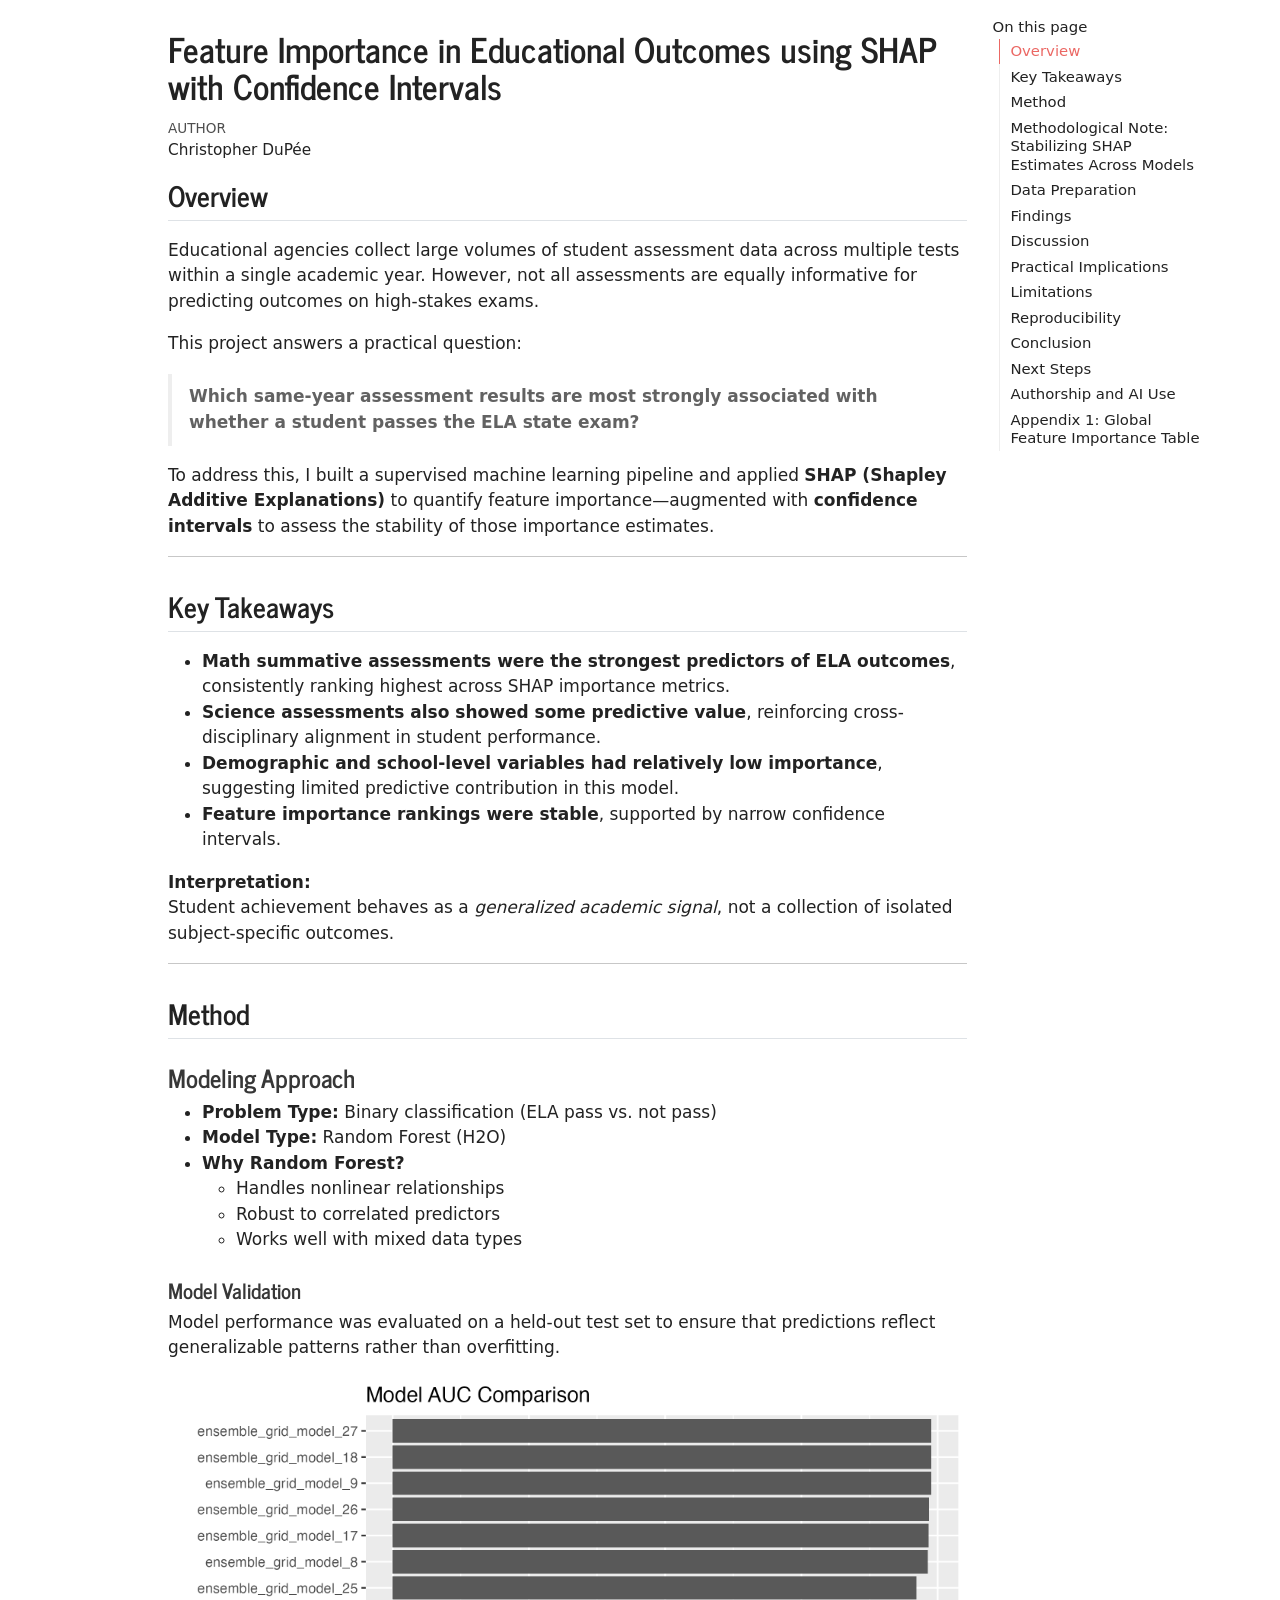
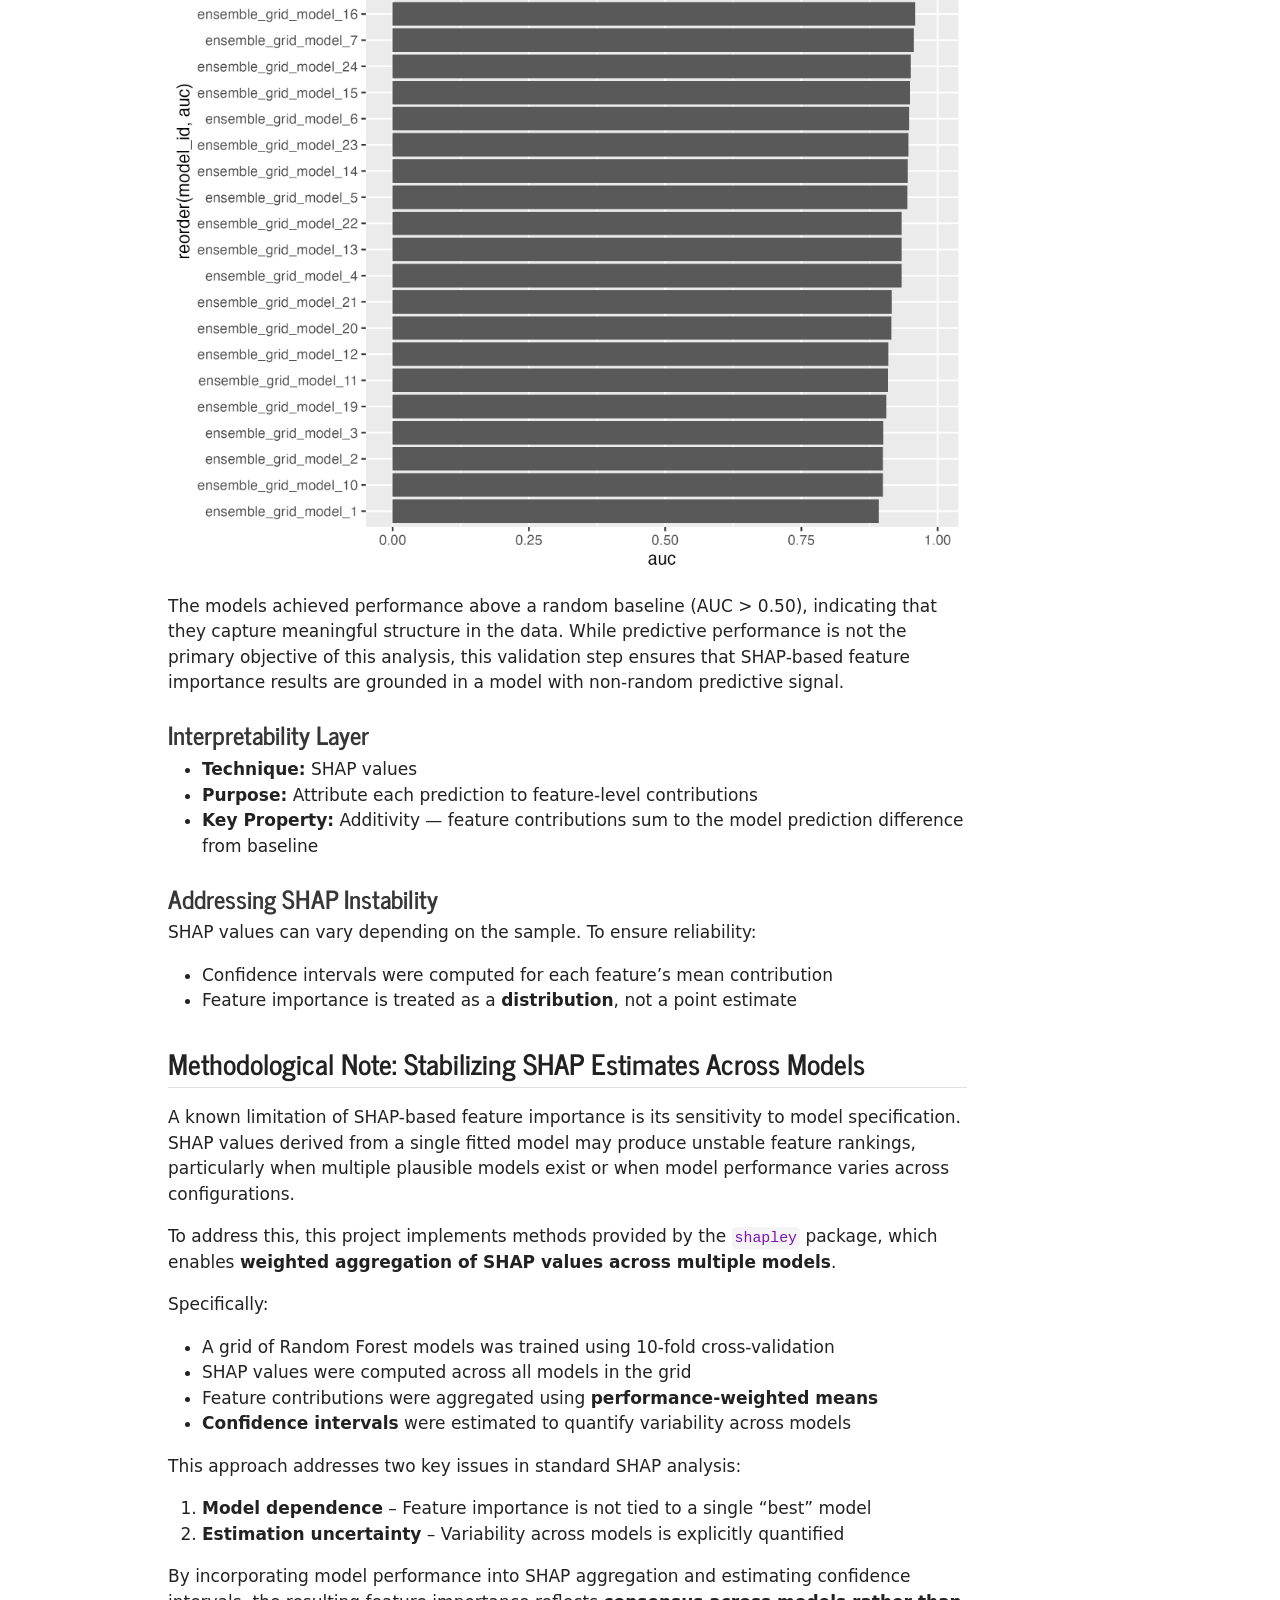
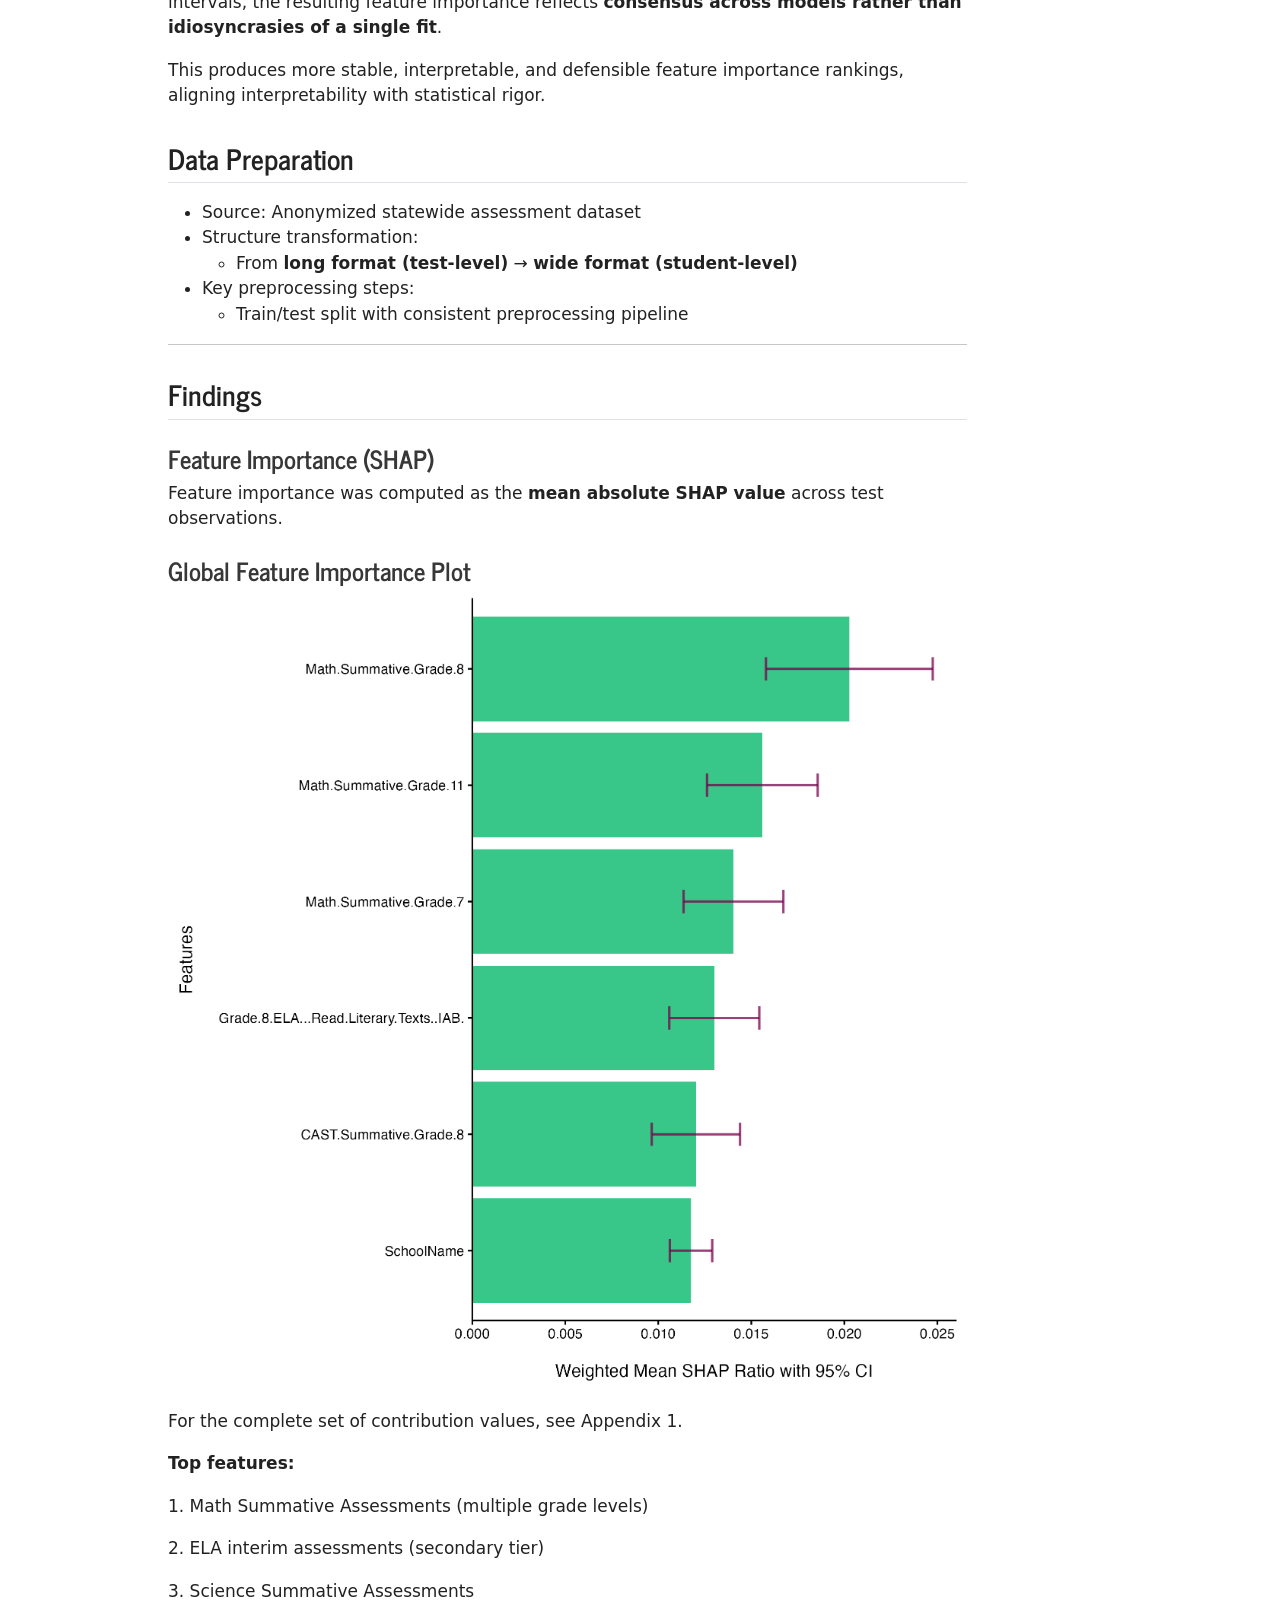
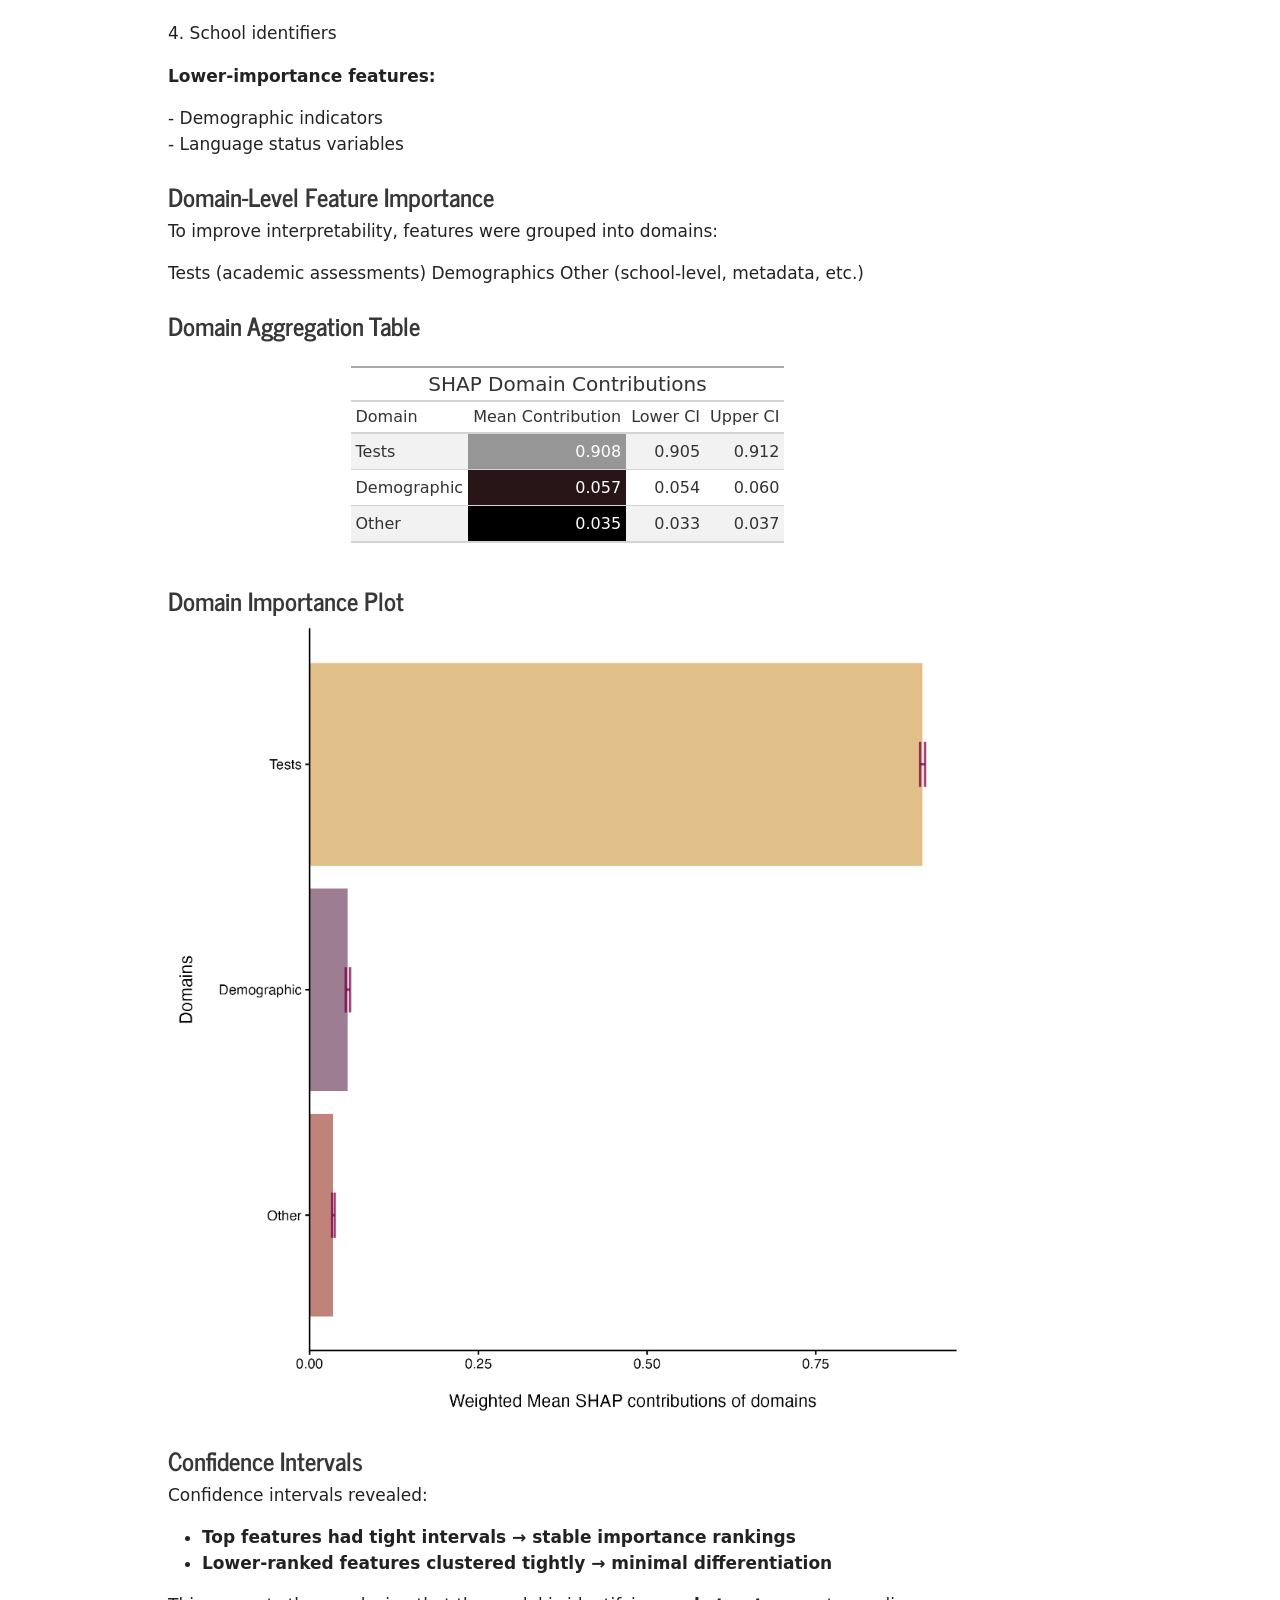
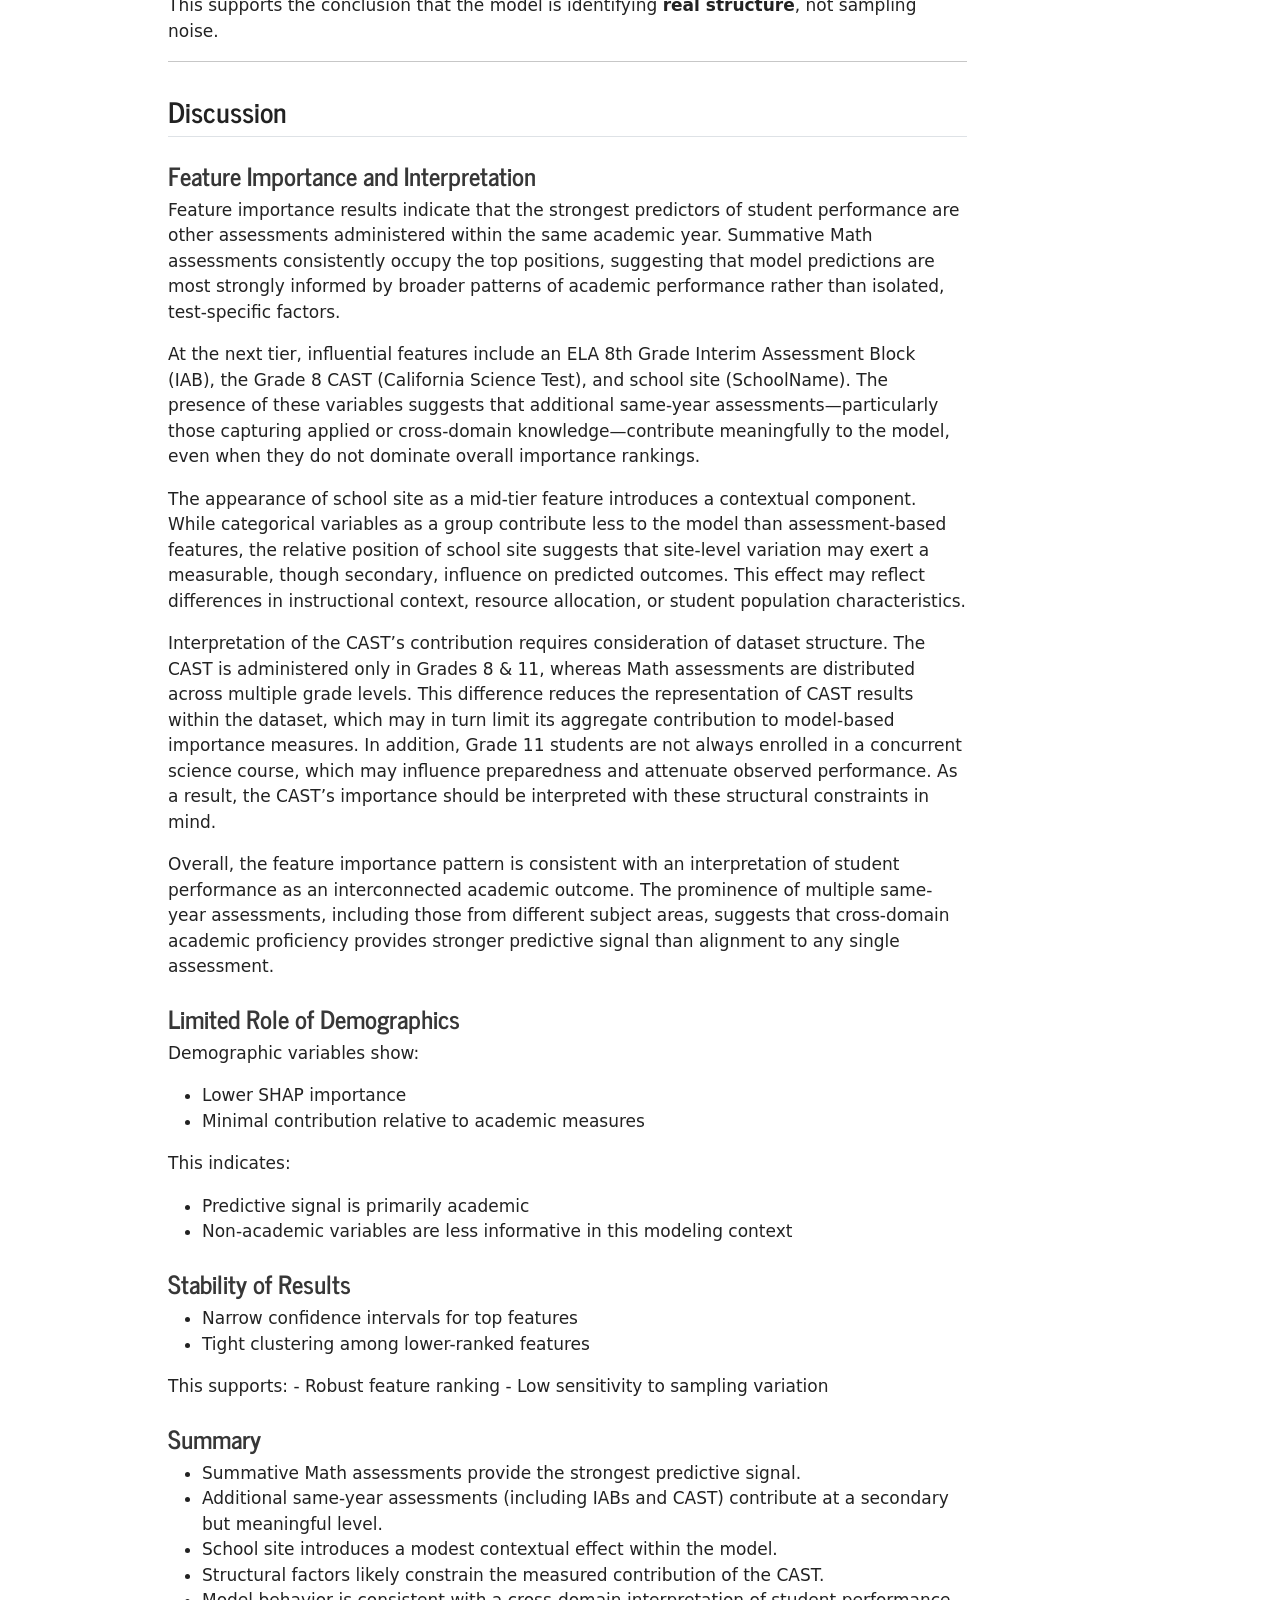
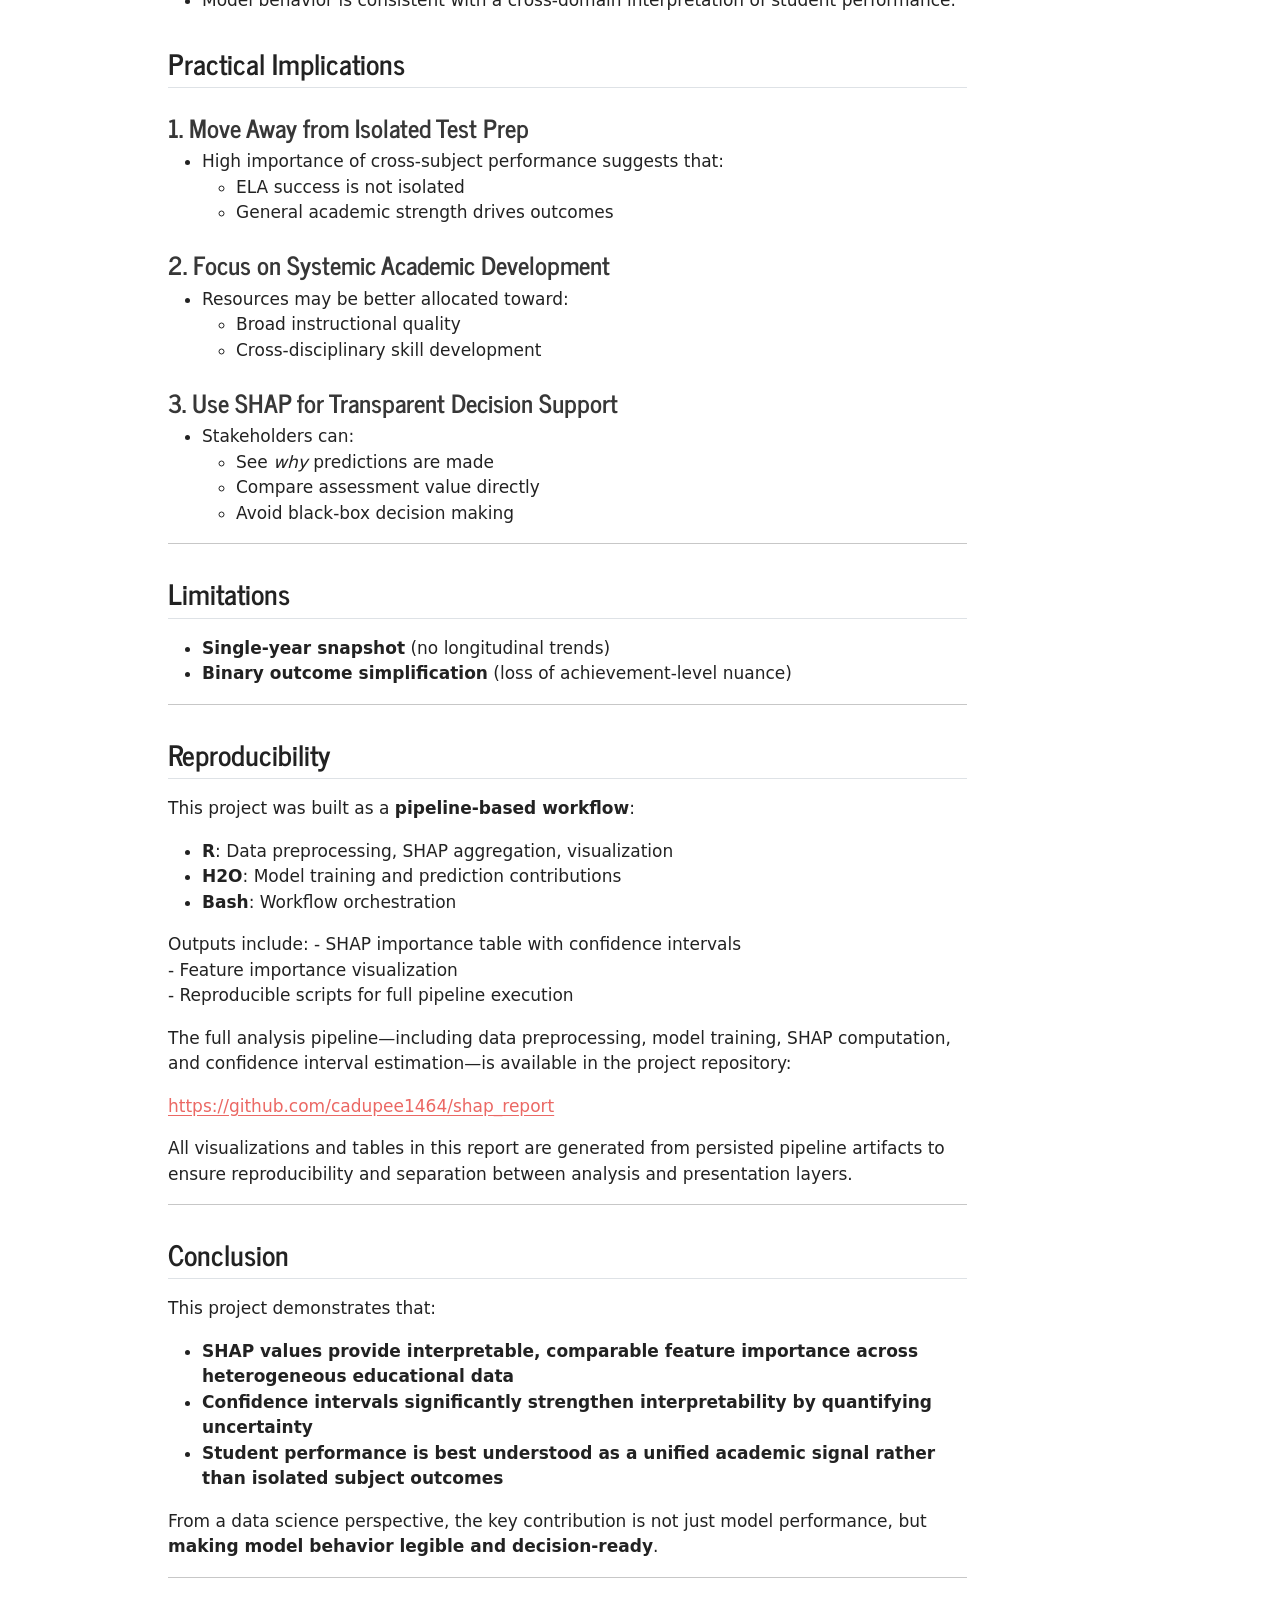
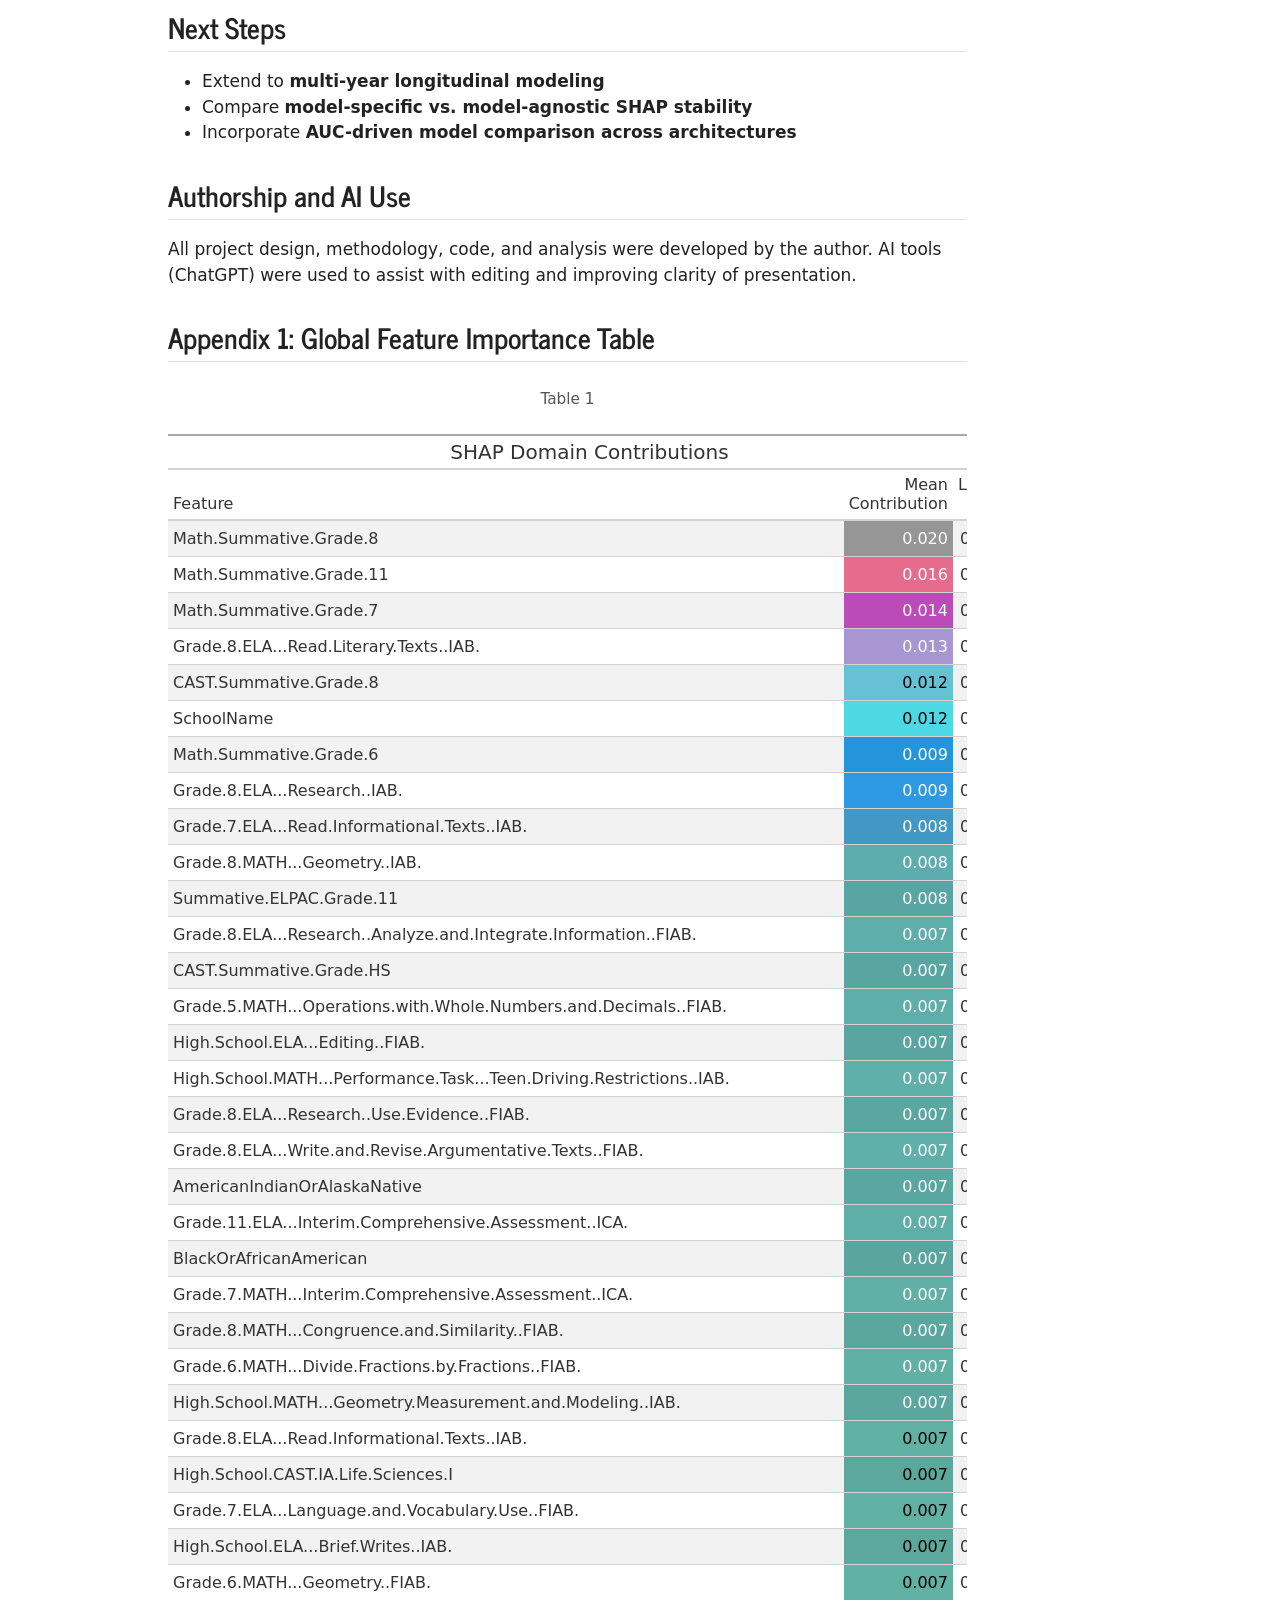
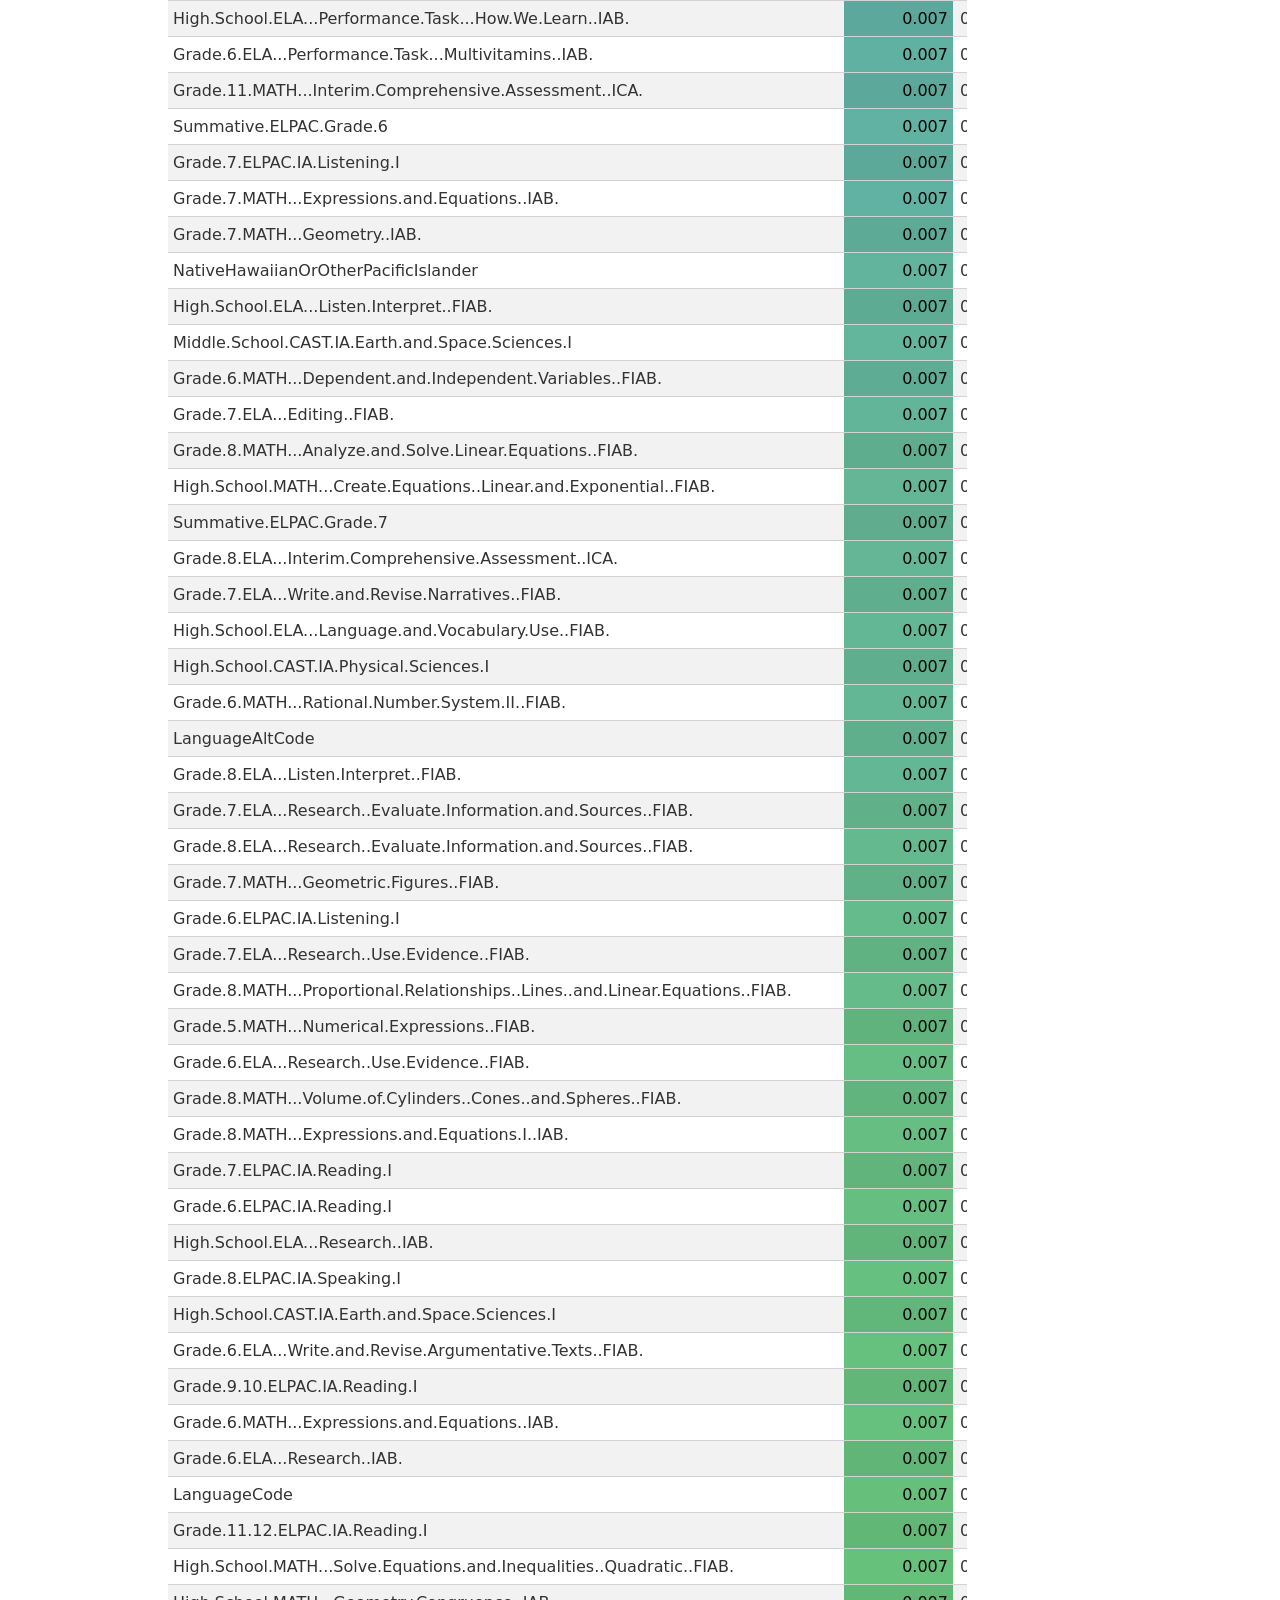
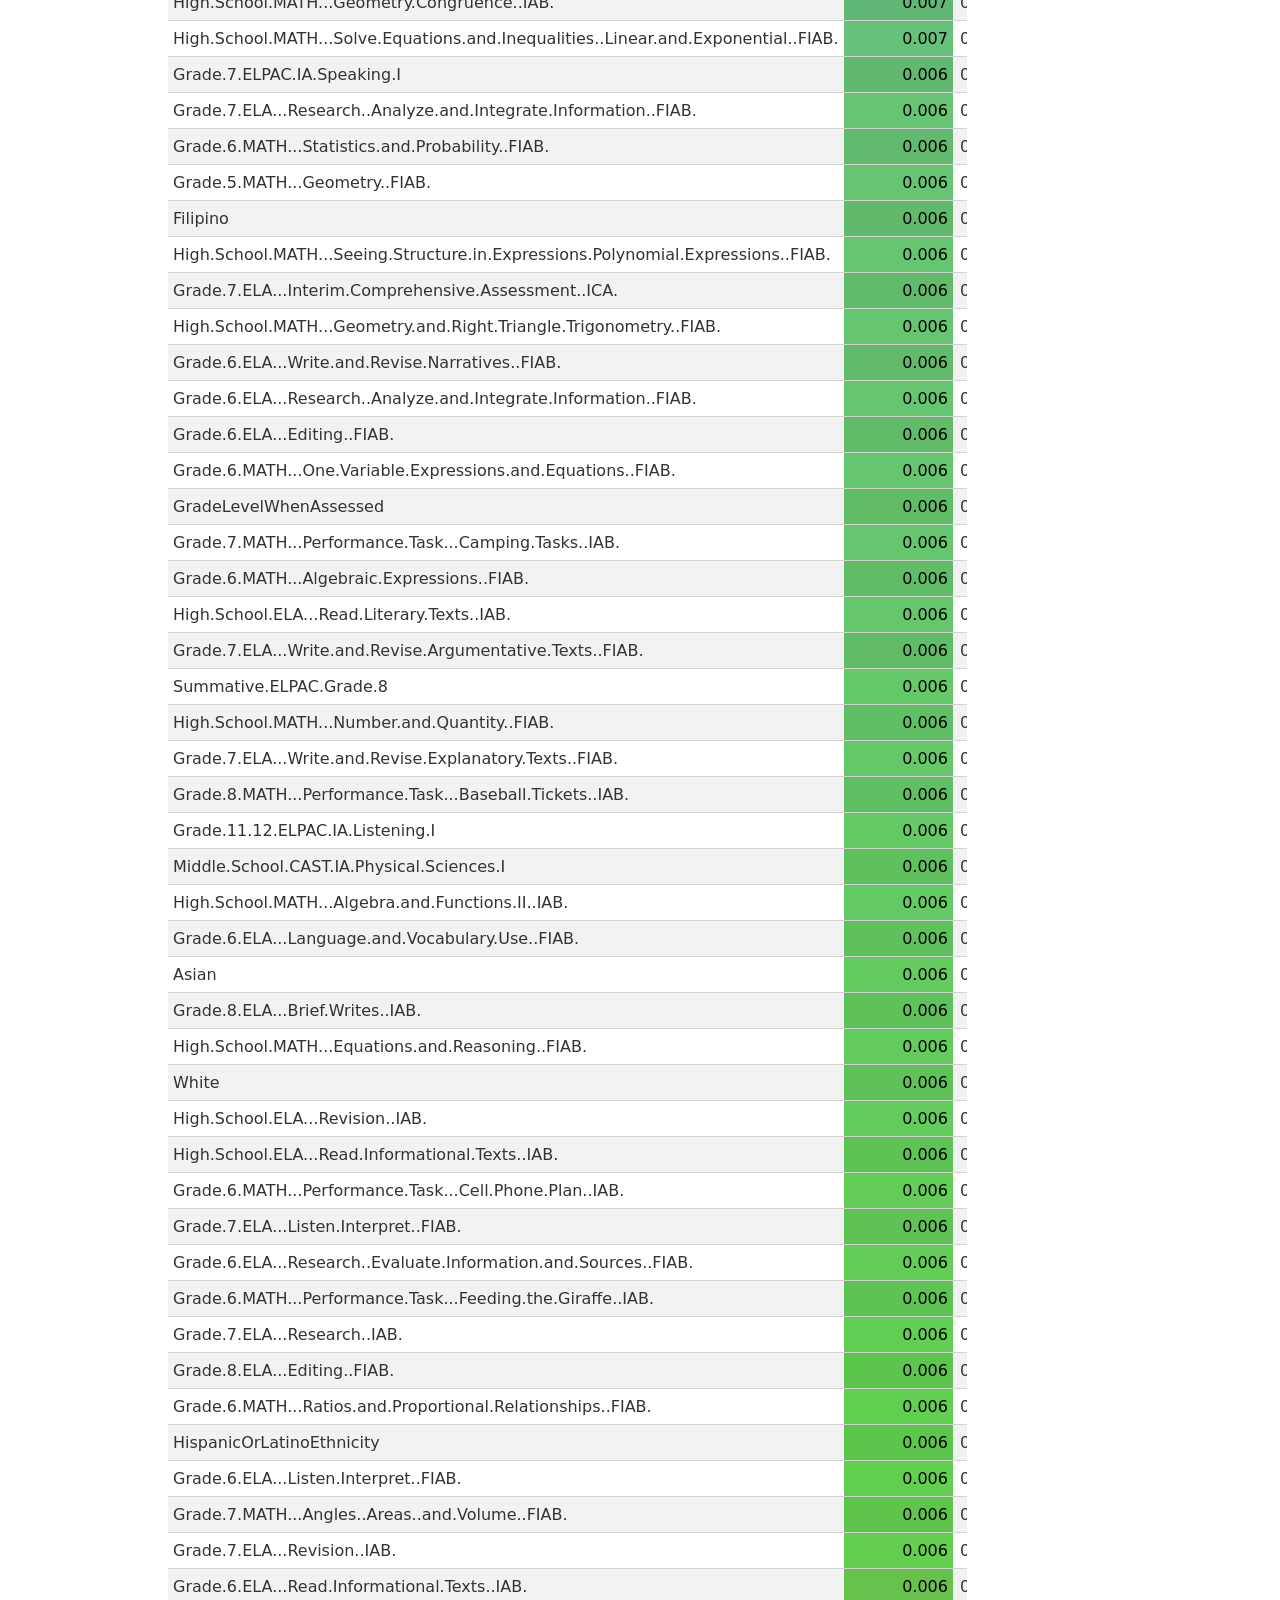
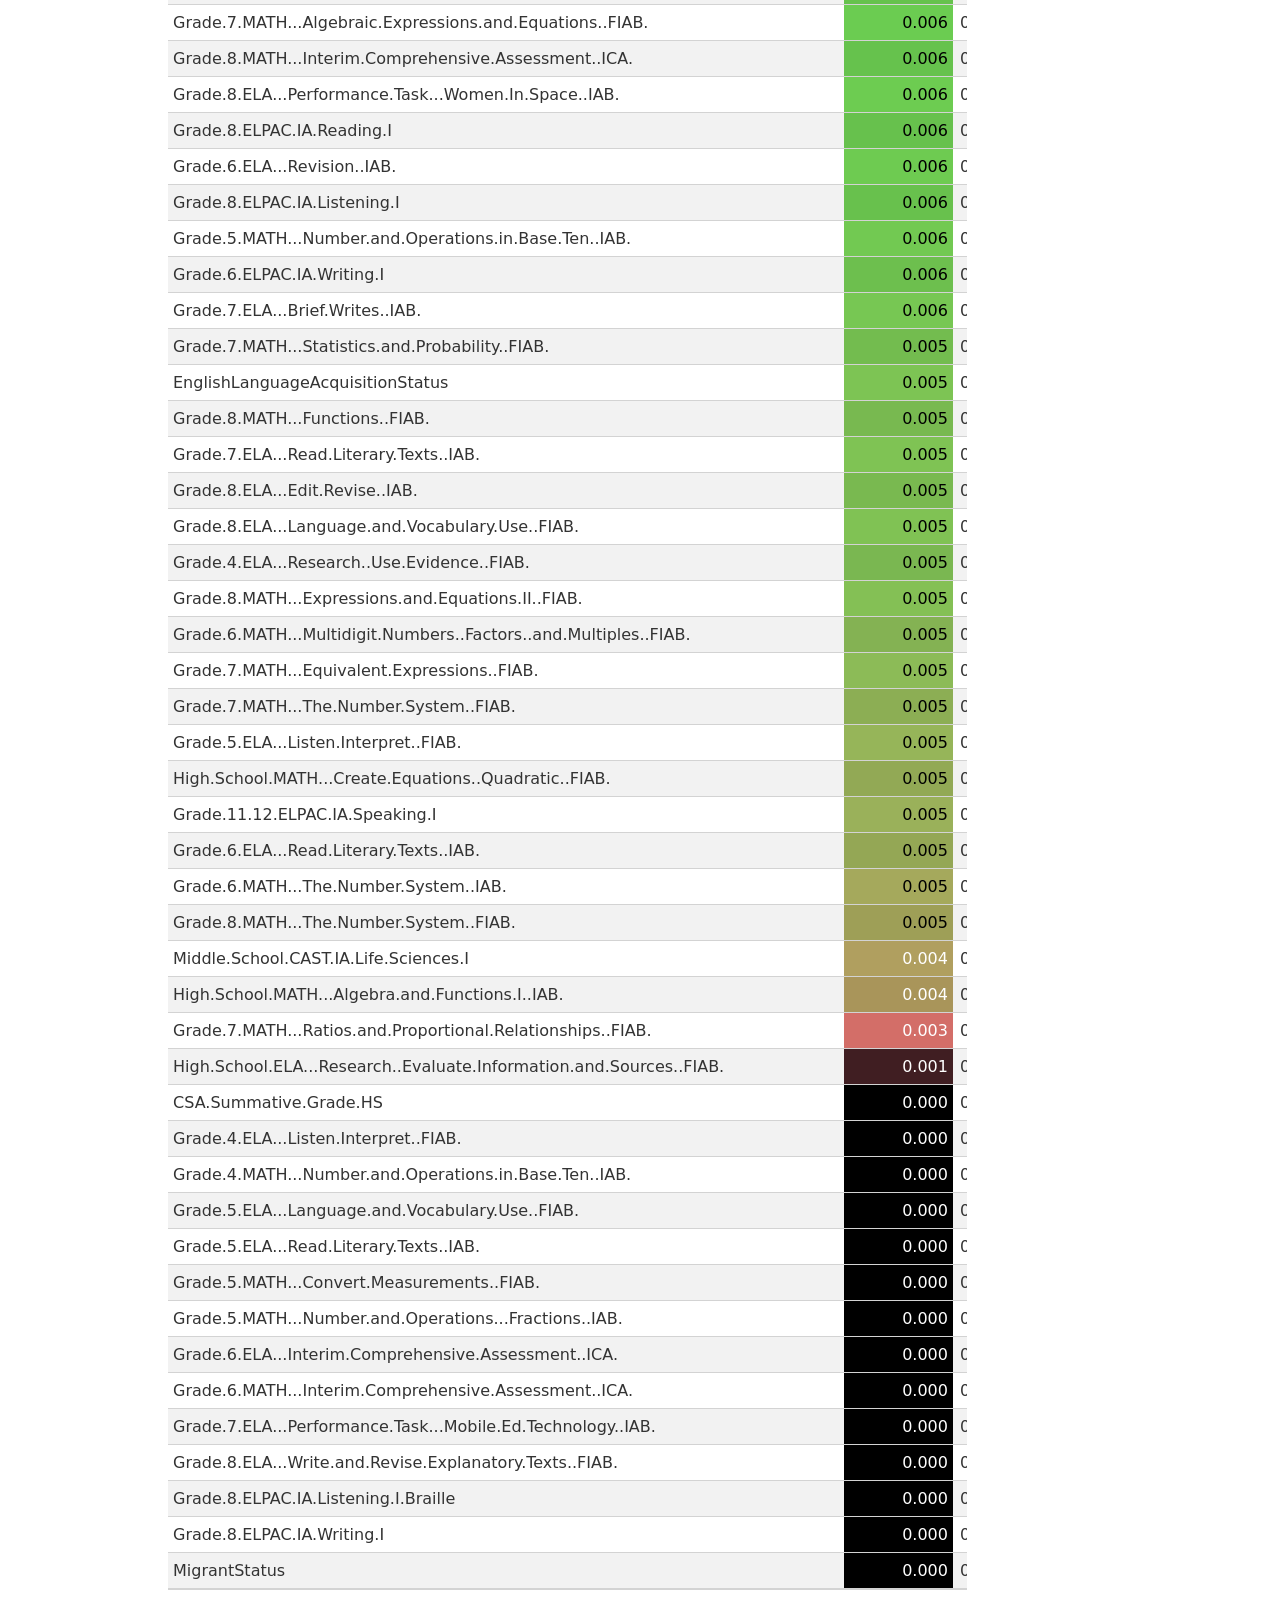
<file: docs/index.html>
<!DOCTYPE html>
<html xmlns="http://www.w3.org/1999/xhtml" lang="en" xml:lang="en"><head>

<meta charset="utf-8">
<meta name="generator" content="quarto-1.9.37">

<meta name="viewport" content="width=device-width, initial-scale=1.0, user-scalable=yes">

<meta name="author" content="Christopher DuPée">

<title>Feature Importance in Educational Outcomes using SHAP with Confidence Intervals</title>
<style>
/* Default styles provided by pandoc.
** See https://pandoc.org/MANUAL.html#variables-for-html for config info.
*/
code{white-space: pre-wrap;}
span.smallcaps{font-variant: small-caps;}
div.columns{display: flex; gap: min(4vw, 1.5em);}
div.column{flex: auto; overflow-x: auto;}
div.hanging-indent{margin-left: 1.5em; text-indent: -1.5em;}
ul.task-list{list-style: none;}
ul.task-list li input[type="checkbox"] {
  width: 0.8em;
  margin: 0 0.8em 0.2em -1em; /* quarto-specific, see https://github.com/quarto-dev/quarto-cli/issues/4556 */ 
  vertical-align: middle;
}
</style>


<script src="site_libs/quarto-nav/quarto-nav.js"></script>
<script src="site_libs/clipboard/clipboard.min.js"></script>
<script src="site_libs/quarto-search/autocomplete.umd.js"></script>
<script src="site_libs/quarto-search/fuse.min.js"></script>
<script src="site_libs/quarto-search/quarto-search.js"></script>
<meta name="quarto:offset" content="./">
<script src="site_libs/quarto-html/quarto.js" type="module"></script>
<script src="site_libs/quarto-html/tabsets/tabsets.js" type="module"></script>
<script src="site_libs/quarto-html/popper.min.js"></script>
<script src="site_libs/quarto-html/tippy.umd.min.js"></script>
<script src="site_libs/quarto-html/anchor.min.js"></script>
<link href="site_libs/quarto-html/tippy.css" rel="stylesheet">
<link href="site_libs/quarto-html/quarto-syntax-highlighting-7f8f88aac4f3542376d5c11b86a4c14d.css" rel="stylesheet" id="quarto-text-highlighting-styles">
<script src="site_libs/bootstrap/bootstrap.min.js"></script>
<link href="site_libs/bootstrap/bootstrap-icons.css" rel="stylesheet">
<link href="site_libs/bootstrap/bootstrap-2a4f2bfc591cd5498fe57ca28617a45d.min.css" rel="stylesheet" append-hash="true" id="quarto-bootstrap" data-mode="light">
<script id="quarto-search-options" type="application/json">{
  "location": "sidebar",
  "copy-button": false,
  "collapse-after": 3,
  "panel-placement": "start",
  "type": "textbox",
  "limit": 50,
  "keyboard-shortcut": [
    "f",
    "/",
    "s"
  ],
  "show-item-context": false,
  "language": {
    "search-no-results-text": "No results",
    "search-matching-documents-text": "matching documents",
    "search-copy-link-title": "Copy link to search",
    "search-hide-matches-text": "Hide additional matches",
    "search-more-match-text": "more match in this document",
    "search-more-matches-text": "more matches in this document",
    "search-clear-button-title": "Clear",
    "search-text-placeholder": "",
    "search-detached-cancel-button-title": "Cancel",
    "search-submit-button-title": "Submit",
    "search-label": "Search"
  }
}</script>


<link rel="stylesheet" href="styles.css">
</head>

<body class="quarto-light">

<div id="quarto-search-results"></div>
<!-- content -->
<div id="quarto-content" class="quarto-container page-columns page-rows-contents page-layout-article">
<!-- sidebar -->
<!-- margin-sidebar -->
    <div id="quarto-margin-sidebar" class="sidebar margin-sidebar">
        <nav id="TOC" role="doc-toc" class="toc-active">
    <h2 id="toc-title">On this page</h2>
   
  <ul class="collapse">
  <li><a href="#overview" id="toc-overview" class="nav-link active" data-scroll-target="#overview">Overview</a></li>
  <li><a href="#key-takeaways" id="toc-key-takeaways" class="nav-link" data-scroll-target="#key-takeaways">Key Takeaways</a></li>
  <li><a href="#method" id="toc-method" class="nav-link" data-scroll-target="#method">Method</a></li>
  <li><a href="#methodological-note-stabilizing-shap-estimates-across-models" id="toc-methodological-note-stabilizing-shap-estimates-across-models" class="nav-link" data-scroll-target="#methodological-note-stabilizing-shap-estimates-across-models">Methodological Note: Stabilizing SHAP Estimates Across Models</a></li>
  <li><a href="#data-preparation" id="toc-data-preparation" class="nav-link" data-scroll-target="#data-preparation">Data Preparation</a></li>
  <li><a href="#findings" id="toc-findings" class="nav-link" data-scroll-target="#findings">Findings</a></li>
  <li><a href="#discussion" id="toc-discussion" class="nav-link" data-scroll-target="#discussion">Discussion</a></li>
  <li><a href="#practical-implications" id="toc-practical-implications" class="nav-link" data-scroll-target="#practical-implications">Practical Implications</a></li>
  <li><a href="#limitations" id="toc-limitations" class="nav-link" data-scroll-target="#limitations">Limitations</a></li>
  <li><a href="#reproducibility" id="toc-reproducibility" class="nav-link" data-scroll-target="#reproducibility">Reproducibility</a></li>
  <li><a href="#conclusion" id="toc-conclusion" class="nav-link" data-scroll-target="#conclusion">Conclusion</a></li>
  <li><a href="#next-steps" id="toc-next-steps" class="nav-link" data-scroll-target="#next-steps">Next Steps</a></li>
  <li><a href="#authorship-and-ai-use" id="toc-authorship-and-ai-use" class="nav-link" data-scroll-target="#authorship-and-ai-use">Authorship and AI Use</a></li>
  <li><a href="#appendix-1-global-feature-importance-table" id="toc-appendix-1-global-feature-importance-table" class="nav-link" data-scroll-target="#appendix-1-global-feature-importance-table">Appendix 1: Global Feature Importance Table</a></li>
  </ul>
</nav>
    </div>
<!-- main -->
<main class="content" id="quarto-document-content">

<header id="title-block-header" class="quarto-title-block default">
<div class="quarto-title">
<h1 class="title">Feature Importance in Educational Outcomes using SHAP with Confidence Intervals</h1>
</div>



<div class="quarto-title-meta">

    <div>
    <div class="quarto-title-meta-heading">Author</div>
    <div class="quarto-title-meta-contents">
             <p>Christopher DuPée </p>
          </div>
  </div>
    
  
    
  </div>
  


</header>


<section id="overview" class="level2">
<h2 class="anchored" data-anchor-id="overview">Overview</h2>
<p>Educational agencies collect large volumes of student assessment data across multiple tests within a single academic year. However, not all assessments are equally informative for predicting outcomes on high-stakes exams.</p>
<p>This project answers a practical question:</p>
<blockquote class="blockquote">
<p><strong>Which same-year assessment results are most strongly associated with whether a student passes the ELA state exam?</strong></p>
</blockquote>
<p>To address this, I built a supervised machine learning pipeline and applied <strong>SHAP (Shapley Additive Explanations)</strong> to quantify feature importance—augmented with <strong>confidence intervals</strong> to assess the stability of those importance estimates.</p>
<hr>
</section>
<section id="key-takeaways" class="level2">
<h2 class="anchored" data-anchor-id="key-takeaways">Key Takeaways</h2>
<ul>
<li><strong>Math summative assessments were the strongest predictors of ELA outcomes</strong>, consistently ranking highest across SHAP importance metrics.</li>
<li><strong>Science assessments also showed some predictive value</strong>, reinforcing cross-disciplinary alignment in student performance.</li>
<li><strong>Demographic and school-level variables had relatively low importance</strong>, suggesting limited predictive contribution in this model.</li>
<li><strong>Feature importance rankings were stable</strong>, supported by narrow confidence intervals.</li>
</ul>
<p><strong>Interpretation:</strong><br>
Student achievement behaves as a <em>generalized academic signal</em>, not a collection of isolated subject-specific outcomes.</p>
<hr>
</section>
<section id="method" class="level2">
<h2 class="anchored" data-anchor-id="method">Method</h2>
<section id="modeling-approach" class="level3">
<h3 class="anchored" data-anchor-id="modeling-approach">Modeling Approach</h3>
<ul>
<li><strong>Problem Type:</strong> Binary classification (ELA pass vs.&nbsp;not pass)<br>
</li>
<li><strong>Model Type:</strong> Random Forest (H2O)<br>
</li>
<li><strong>Why Random Forest?</strong>
<ul>
<li>Handles nonlinear relationships</li>
<li>Robust to correlated predictors</li>
<li>Works well with mixed data types</li>
</ul></li>
</ul>
<section id="model-validation" class="level4">
<h4 class="anchored" data-anchor-id="model-validation">Model Validation</h4>
<p>Model performance was evaluated on a held-out test set to ensure that predictions reflect generalizable patterns rather than overfitting.</p>
<p><img src="images/model_auc_comparison.png" class="img-fluid"></p>
<p>The models achieved performance above a random baseline (AUC &gt; 0.50), indicating that they capture meaningful structure in the data. While predictive performance is not the primary objective of this analysis, this validation step ensures that SHAP-based feature importance results are grounded in a model with non-random predictive signal.</p>
</section>
</section>
<section id="interpretability-layer" class="level3">
<h3 class="anchored" data-anchor-id="interpretability-layer">Interpretability Layer</h3>
<ul>
<li><strong>Technique:</strong> SHAP values<br>
</li>
<li><strong>Purpose:</strong> Attribute each prediction to feature-level contributions<br>
</li>
<li><strong>Key Property:</strong> Additivity — feature contributions sum to the model prediction difference from baseline</li>
</ul>
</section>
<section id="addressing-shap-instability" class="level3">
<h3 class="anchored" data-anchor-id="addressing-shap-instability">Addressing SHAP Instability</h3>
<p>SHAP values can vary depending on the sample. To ensure reliability:</p>
<ul>
<li>Confidence intervals were computed for each feature’s mean contribution<br>
</li>
<li>Feature importance is treated as a <strong>distribution</strong>, not a point estimate</li>
</ul>
</section>
</section>
<section id="methodological-note-stabilizing-shap-estimates-across-models" class="level2">
<h2 class="anchored" data-anchor-id="methodological-note-stabilizing-shap-estimates-across-models">Methodological Note: Stabilizing SHAP Estimates Across Models</h2>
<p>A known limitation of SHAP-based feature importance is its sensitivity to model specification. SHAP values derived from a single fitted model may produce unstable feature rankings, particularly when multiple plausible models exist or when model performance varies across configurations.</p>
<p>To address this, this project implements methods provided by the <code>shapley</code> package, which enables <strong>weighted aggregation of SHAP values across multiple models</strong>.</p>
<p>Specifically:</p>
<ul>
<li>A grid of Random Forest models was trained using 10-fold cross-validation<br>
</li>
<li>SHAP values were computed across all models in the grid<br>
</li>
<li>Feature contributions were aggregated using <strong>performance-weighted means</strong><br>
</li>
<li><strong>Confidence intervals</strong> were estimated to quantify variability across models</li>
</ul>
<p>This approach addresses two key issues in standard SHAP analysis:</p>
<ol type="1">
<li><strong>Model dependence</strong> – Feature importance is not tied to a single “best” model<br>
</li>
<li><strong>Estimation uncertainty</strong> – Variability across models is explicitly quantified</li>
</ol>
<p>By incorporating model performance into SHAP aggregation and estimating confidence intervals, the resulting feature importance reflects <strong>consensus across models rather than idiosyncrasies of a single fit</strong>.</p>
<p>This produces more stable, interpretable, and defensible feature importance rankings, aligning interpretability with statistical rigor.</p>
</section>
<section id="data-preparation" class="level2">
<h2 class="anchored" data-anchor-id="data-preparation">Data Preparation</h2>
<ul>
<li>Source: Anonymized statewide assessment dataset<br>
</li>
<li>Structure transformation:
<ul>
<li>From <strong>long format (test-level)</strong> → <strong>wide format (student-level)</strong></li>
</ul></li>
<li>Key preprocessing steps:
<ul>
<li>Train/test split with consistent preprocessing pipeline</li>
</ul></li>
</ul>
<hr>
</section>
<section id="findings" class="level2">
<h2 class="anchored" data-anchor-id="findings">Findings</h2>
<section id="feature-importance-shap" class="level3">
<h3 class="anchored" data-anchor-id="feature-importance-shap">Feature Importance (SHAP)</h3>
<p>Feature importance was computed as the <strong>mean absolute SHAP value</strong> across test observations.</p>
</section>
<section id="global-feature-importance-plot" class="level3">
<h3 class="anchored" data-anchor-id="global-feature-importance-plot">Global Feature Importance Plot</h3>
<p><img src="images/shap_features_bar.png" class="img-fluid"></p>
<p>For the complete set of contribution values, see Appendix 1.</p>
<p><strong>Top features:</strong></p>
<p>1. Math Summative Assessments (multiple grade levels)</p>
<p>2. ELA interim assessments (secondary tier)</p>
<p>3. Science Summative Assessments</p>
<p>4. School identifiers</p>
<p><strong>Lower-importance features:</strong></p>
<p>- Demographic indicators<br>
- Language status variables</p>
</section>
<section id="domain-level-feature-importance" class="level3">
<h3 class="anchored" data-anchor-id="domain-level-feature-importance">Domain-Level Feature Importance</h3>
<p>To improve interpretability, features were grouped into domains:</p>
<p>Tests (academic assessments) Demographics Other (school-level, metadata, etc.)</p>
</section>
<section id="domain-aggregation-table" class="level3">
<h3 class="anchored" data-anchor-id="domain-aggregation-table">Domain Aggregation Table</h3>
<div class="cell">
<div class="cell-output-display">
<div id="mwzlchayvp" style="padding-left:0px;padding-right:0px;padding-top:10px;padding-bottom:10px;overflow-x:auto;overflow-y:auto;width:auto;height:auto;">
<style>#mwzlchayvp table {
  font-family: system-ui, 'Segoe UI', Roboto, Helvetica, Arial, sans-serif, 'Apple Color Emoji', 'Segoe UI Emoji', 'Segoe UI Symbol', 'Noto Color Emoji';
  -webkit-font-smoothing: antialiased;
  -moz-osx-font-smoothing: grayscale;
}

#mwzlchayvp thead, #mwzlchayvp tbody, #mwzlchayvp tfoot, #mwzlchayvp tr, #mwzlchayvp td, #mwzlchayvp th {
  border-style: none;
}

#mwzlchayvp p {
  margin: 0;
  padding: 0;
}

#mwzlchayvp .gt_table {
  display: table;
  border-collapse: collapse;
  line-height: normal;
  margin-left: auto;
  margin-right: auto;
  color: #333333;
  font-size: 16px;
  font-weight: normal;
  font-style: normal;
  background-color: #FFFFFF;
  width: auto;
  border-top-style: solid;
  border-top-width: 2px;
  border-top-color: #A8A8A8;
  border-right-style: none;
  border-right-width: 2px;
  border-right-color: #D3D3D3;
  border-bottom-style: solid;
  border-bottom-width: 2px;
  border-bottom-color: #A8A8A8;
  border-left-style: none;
  border-left-width: 2px;
  border-left-color: #D3D3D3;
}

#mwzlchayvp .gt_caption {
  padding-top: 4px;
  padding-bottom: 4px;
}

#mwzlchayvp .gt_title {
  color: #333333;
  font-size: 125%;
  font-weight: initial;
  padding-top: 4px;
  padding-bottom: 4px;
  padding-left: 5px;
  padding-right: 5px;
  border-bottom-color: #FFFFFF;
  border-bottom-width: 0;
}

#mwzlchayvp .gt_subtitle {
  color: #333333;
  font-size: 85%;
  font-weight: initial;
  padding-top: 3px;
  padding-bottom: 5px;
  padding-left: 5px;
  padding-right: 5px;
  border-top-color: #FFFFFF;
  border-top-width: 0;
}

#mwzlchayvp .gt_heading {
  background-color: #FFFFFF;
  text-align: center;
  border-bottom-color: #FFFFFF;
  border-left-style: none;
  border-left-width: 1px;
  border-left-color: #D3D3D3;
  border-right-style: none;
  border-right-width: 1px;
  border-right-color: #D3D3D3;
}

#mwzlchayvp .gt_bottom_border {
  border-bottom-style: solid;
  border-bottom-width: 2px;
  border-bottom-color: #D3D3D3;
}

#mwzlchayvp .gt_col_headings {
  border-top-style: solid;
  border-top-width: 2px;
  border-top-color: #D3D3D3;
  border-bottom-style: solid;
  border-bottom-width: 2px;
  border-bottom-color: #D3D3D3;
  border-left-style: none;
  border-left-width: 1px;
  border-left-color: #D3D3D3;
  border-right-style: none;
  border-right-width: 1px;
  border-right-color: #D3D3D3;
}

#mwzlchayvp .gt_col_heading {
  color: #333333;
  background-color: #FFFFFF;
  font-size: 100%;
  font-weight: normal;
  text-transform: inherit;
  border-left-style: none;
  border-left-width: 1px;
  border-left-color: #D3D3D3;
  border-right-style: none;
  border-right-width: 1px;
  border-right-color: #D3D3D3;
  vertical-align: bottom;
  padding-top: 5px;
  padding-bottom: 6px;
  padding-left: 5px;
  padding-right: 5px;
  overflow-x: hidden;
}

#mwzlchayvp .gt_column_spanner_outer {
  color: #333333;
  background-color: #FFFFFF;
  font-size: 100%;
  font-weight: normal;
  text-transform: inherit;
  padding-top: 0;
  padding-bottom: 0;
  padding-left: 4px;
  padding-right: 4px;
}

#mwzlchayvp .gt_column_spanner_outer:first-child {
  padding-left: 0;
}

#mwzlchayvp .gt_column_spanner_outer:last-child {
  padding-right: 0;
}

#mwzlchayvp .gt_column_spanner {
  border-bottom-style: solid;
  border-bottom-width: 2px;
  border-bottom-color: #D3D3D3;
  vertical-align: bottom;
  padding-top: 5px;
  padding-bottom: 5px;
  overflow-x: hidden;
  display: inline-block;
  width: 100%;
}

#mwzlchayvp .gt_spanner_row {
  border-bottom-style: hidden;
}

#mwzlchayvp .gt_group_heading {
  padding-top: 8px;
  padding-bottom: 8px;
  padding-left: 5px;
  padding-right: 5px;
  color: #333333;
  background-color: #FFFFFF;
  font-size: 100%;
  font-weight: initial;
  text-transform: inherit;
  border-top-style: solid;
  border-top-width: 2px;
  border-top-color: #D3D3D3;
  border-bottom-style: solid;
  border-bottom-width: 2px;
  border-bottom-color: #D3D3D3;
  border-left-style: none;
  border-left-width: 1px;
  border-left-color: #D3D3D3;
  border-right-style: none;
  border-right-width: 1px;
  border-right-color: #D3D3D3;
  vertical-align: middle;
  text-align: left;
}

#mwzlchayvp .gt_empty_group_heading {
  padding: 0.5px;
  color: #333333;
  background-color: #FFFFFF;
  font-size: 100%;
  font-weight: initial;
  border-top-style: solid;
  border-top-width: 2px;
  border-top-color: #D3D3D3;
  border-bottom-style: solid;
  border-bottom-width: 2px;
  border-bottom-color: #D3D3D3;
  vertical-align: middle;
}

#mwzlchayvp .gt_from_md > :first-child {
  margin-top: 0;
}

#mwzlchayvp .gt_from_md > :last-child {
  margin-bottom: 0;
}

#mwzlchayvp .gt_row {
  padding-top: 8px;
  padding-bottom: 8px;
  padding-left: 5px;
  padding-right: 5px;
  margin: 10px;
  border-top-style: solid;
  border-top-width: 1px;
  border-top-color: #D3D3D3;
  border-left-style: none;
  border-left-width: 1px;
  border-left-color: #D3D3D3;
  border-right-style: none;
  border-right-width: 1px;
  border-right-color: #D3D3D3;
  vertical-align: middle;
  overflow-x: hidden;
}

#mwzlchayvp .gt_stub {
  color: #333333;
  background-color: #FFFFFF;
  font-size: 100%;
  font-weight: initial;
  text-transform: inherit;
  border-right-style: solid;
  border-right-width: 2px;
  border-right-color: #D3D3D3;
  padding-left: 5px;
  padding-right: 5px;
}

#mwzlchayvp .gt_stub_row_group {
  color: #333333;
  background-color: #FFFFFF;
  font-size: 100%;
  font-weight: initial;
  text-transform: inherit;
  border-right-style: solid;
  border-right-width: 2px;
  border-right-color: #D3D3D3;
  padding-left: 5px;
  padding-right: 5px;
  vertical-align: top;
}

#mwzlchayvp .gt_row_group_first td {
  border-top-width: 2px;
}

#mwzlchayvp .gt_row_group_first th {
  border-top-width: 2px;
}

#mwzlchayvp .gt_summary_row {
  color: #333333;
  background-color: #FFFFFF;
  text-transform: inherit;
  padding-top: 8px;
  padding-bottom: 8px;
  padding-left: 5px;
  padding-right: 5px;
}

#mwzlchayvp .gt_first_summary_row {
  border-top-style: solid;
  border-top-color: #D3D3D3;
}

#mwzlchayvp .gt_first_summary_row.thick {
  border-top-width: 2px;
}

#mwzlchayvp .gt_last_summary_row {
  padding-top: 8px;
  padding-bottom: 8px;
  padding-left: 5px;
  padding-right: 5px;
  border-bottom-style: solid;
  border-bottom-width: 2px;
  border-bottom-color: #D3D3D3;
}

#mwzlchayvp .gt_grand_summary_row {
  color: #333333;
  background-color: #FFFFFF;
  text-transform: inherit;
  padding-top: 8px;
  padding-bottom: 8px;
  padding-left: 5px;
  padding-right: 5px;
}

#mwzlchayvp .gt_first_grand_summary_row {
  padding-top: 8px;
  padding-bottom: 8px;
  padding-left: 5px;
  padding-right: 5px;
  border-top-style: double;
  border-top-width: 6px;
  border-top-color: #D3D3D3;
}

#mwzlchayvp .gt_last_grand_summary_row_top {
  padding-top: 8px;
  padding-bottom: 8px;
  padding-left: 5px;
  padding-right: 5px;
  border-bottom-style: double;
  border-bottom-width: 6px;
  border-bottom-color: #D3D3D3;
}

#mwzlchayvp .gt_striped {
  background-color: rgba(128, 128, 128, 0.05);
}

#mwzlchayvp .gt_table_body {
  border-top-style: solid;
  border-top-width: 2px;
  border-top-color: #D3D3D3;
  border-bottom-style: solid;
  border-bottom-width: 2px;
  border-bottom-color: #D3D3D3;
}

#mwzlchayvp .gt_footnotes {
  color: #333333;
  background-color: #FFFFFF;
  border-bottom-style: none;
  border-bottom-width: 2px;
  border-bottom-color: #D3D3D3;
  border-left-style: none;
  border-left-width: 2px;
  border-left-color: #D3D3D3;
  border-right-style: none;
  border-right-width: 2px;
  border-right-color: #D3D3D3;
}

#mwzlchayvp .gt_footnote {
  margin: 0px;
  font-size: 90%;
  padding-top: 4px;
  padding-bottom: 4px;
  padding-left: 5px;
  padding-right: 5px;
}

#mwzlchayvp .gt_sourcenotes {
  color: #333333;
  background-color: #FFFFFF;
  border-bottom-style: none;
  border-bottom-width: 2px;
  border-bottom-color: #D3D3D3;
  border-left-style: none;
  border-left-width: 2px;
  border-left-color: #D3D3D3;
  border-right-style: none;
  border-right-width: 2px;
  border-right-color: #D3D3D3;
}

#mwzlchayvp .gt_sourcenote {
  font-size: 90%;
  padding-top: 4px;
  padding-bottom: 4px;
  padding-left: 5px;
  padding-right: 5px;
}

#mwzlchayvp .gt_left {
  text-align: left;
}

#mwzlchayvp .gt_center {
  text-align: center;
}

#mwzlchayvp .gt_right {
  text-align: right;
  font-variant-numeric: tabular-nums;
}

#mwzlchayvp .gt_font_normal {
  font-weight: normal;
}

#mwzlchayvp .gt_font_bold {
  font-weight: bold;
}

#mwzlchayvp .gt_font_italic {
  font-style: italic;
}

#mwzlchayvp .gt_super {
  font-size: 65%;
}

#mwzlchayvp .gt_footnote_marks {
  font-size: 75%;
  vertical-align: 0.4em;
  position: initial;
}

#mwzlchayvp .gt_asterisk {
  font-size: 100%;
  vertical-align: 0;
}

#mwzlchayvp .gt_indent_1 {
  text-indent: 5px;
}

#mwzlchayvp .gt_indent_2 {
  text-indent: 10px;
}

#mwzlchayvp .gt_indent_3 {
  text-indent: 15px;
}

#mwzlchayvp .gt_indent_4 {
  text-indent: 20px;
}

#mwzlchayvp .gt_indent_5 {
  text-indent: 25px;
}

#mwzlchayvp .katex-display {
  display: inline-flex !important;
  margin-bottom: 0.75em !important;
}

#mwzlchayvp div.Reactable > div.rt-table > div.rt-thead > div.rt-tr.rt-tr-group-header > div.rt-th-group:after {
  height: 0px !important;
}
</style>

<table class="gt_table caption-top table table-sm table-striped small" data-quarto-bootstrap="false">
<thead>
<tr class="gt_heading header">
<td colspan="4" class="gt_heading gt_title gt_font_normal gt_bottom_border">SHAP Domain Contributions</td>
</tr>
<tr class="gt_col_headings even">
<th id="domain" class="gt_col_heading gt_columns_bottom_border gt_left" data-quarto-table-cell-role="th" scope="col">Domain</th>
<th id="mean" class="gt_col_heading gt_columns_bottom_border gt_right" data-quarto-table-cell-role="th" scope="col">Mean Contribution</th>
<th id="lowerCI" class="gt_col_heading gt_columns_bottom_border gt_right" data-quarto-table-cell-role="th" scope="col">Lower CI</th>
<th id="upperCI" class="gt_col_heading gt_columns_bottom_border gt_right" data-quarto-table-cell-role="th" scope="col">Upper CI</th>
</tr>
</thead>
<tbody class="gt_table_body">
<tr class="odd">
<td class="gt_row gt_left" headers="domain">Tests</td>
<td class="gt_row gt_right" headers="mean" style="background-color: #9E9E9E; color: #FFFFFF">0.908</td>
<td class="gt_row gt_right" headers="lowerCI">0.905</td>
<td class="gt_row gt_right" headers="upperCI">0.912</td>
</tr>
<tr class="even">
<td class="gt_row gt_left" headers="domain">Demographic</td>
<td class="gt_row gt_right" headers="mean" style="background-color: #281517; color: #FFFFFF">0.057</td>
<td class="gt_row gt_right" headers="lowerCI">0.054</td>
<td class="gt_row gt_right" headers="upperCI">0.060</td>
</tr>
<tr class="odd">
<td class="gt_row gt_left" headers="domain">Other</td>
<td class="gt_row gt_right" headers="mean" style="background-color: #000000; color: #FFFFFF">0.035</td>
<td class="gt_row gt_right" headers="lowerCI">0.033</td>
<td class="gt_row gt_right" headers="upperCI">0.037</td>
</tr>
</tbody>
</table>

</div>
</div>
</div>
</section>
<section id="domain-importance-plot" class="level3">
<h3 class="anchored" data-anchor-id="domain-importance-plot">Domain Importance Plot</h3>
<p><img src="images/domain_importance.png" class="img-fluid"></p>
</section>
<section id="confidence-intervals" class="level3">
<h3 class="anchored" data-anchor-id="confidence-intervals">Confidence Intervals</h3>
<p>Confidence intervals revealed:</p>
<ul>
<li><strong>Top features had tight intervals → stable importance rankings</strong></li>
<li><strong>Lower-ranked features clustered tightly → minimal differentiation</strong></li>
</ul>
<p>This supports the conclusion that the model is identifying <strong>real structure</strong>, not sampling noise.</p>
<hr>
</section>
</section>
<section id="discussion" class="level2">
<h2 class="anchored" data-anchor-id="discussion">Discussion</h2>
<section id="feature-importance-and-interpretation" class="level3">
<h3 class="anchored" data-anchor-id="feature-importance-and-interpretation">Feature Importance and Interpretation</h3>
<p>Feature importance results indicate that the strongest predictors of student performance are other assessments administered within the same academic year. Summative Math assessments consistently occupy the top positions, suggesting that model predictions are most strongly informed by broader patterns of academic performance rather than isolated, test-specific factors.</p>
<p>At the next tier, influential features include an ELA 8th Grade Interim Assessment Block (IAB), the Grade 8 CAST (California Science Test), and school site (SchoolName). The presence of these variables suggests that additional same-year assessments—particularly those capturing applied or cross-domain knowledge—contribute meaningfully to the model, even when they do not dominate overall importance rankings.</p>
<p>The appearance of school site as a mid-tier feature introduces a contextual component. While categorical variables as a group contribute less to the model than assessment-based features, the relative position of school site suggests that site-level variation may exert a measurable, though secondary, influence on predicted outcomes. This effect may reflect differences in instructional context, resource allocation, or student population characteristics.</p>
<p>Interpretation of the CAST’s contribution requires consideration of dataset structure. The CAST is administered only in Grades 8 &amp; 11, whereas Math assessments are distributed across multiple grade levels. This difference reduces the representation of CAST results within the dataset, which may in turn limit its aggregate contribution to model-based importance measures. In addition, Grade 11 students are not always enrolled in a concurrent science course, which may influence preparedness and attenuate observed performance. As a result, the CAST’s importance should be interpreted with these structural constraints in mind.</p>
<p>Overall, the feature importance pattern is consistent with an interpretation of student performance as an interconnected academic outcome. The prominence of multiple same-year assessments, including those from different subject areas, suggests that cross-domain academic proficiency provides stronger predictive signal than alignment to any single assessment.</p>
</section>
<section id="limited-role-of-demographics" class="level3">
<h3 class="anchored" data-anchor-id="limited-role-of-demographics">Limited Role of Demographics</h3>
<p>Demographic variables show:</p>
<ul>
<li>Lower SHAP importance</li>
<li>Minimal contribution relative to academic measures</li>
</ul>
<p>This indicates:</p>
<ul>
<li>Predictive signal is primarily academic</li>
<li>Non-academic variables are less informative in this modeling context</li>
</ul>
</section>
<section id="stability-of-results" class="level3">
<h3 class="anchored" data-anchor-id="stability-of-results">Stability of Results</h3>
<ul>
<li>Narrow confidence intervals for top features</li>
<li>Tight clustering among lower-ranked features</li>
</ul>
<p>This supports: - Robust feature ranking - Low sensitivity to sampling variation</p>
</section>
<section id="summary" class="level3">
<h3 class="anchored" data-anchor-id="summary">Summary</h3>
<ul>
<li>Summative Math assessments provide the strongest predictive signal.</li>
<li>Additional same-year assessments (including IABs and CAST) contribute at a secondary but meaningful level.</li>
<li>School site introduces a modest contextual effect within the model.</li>
<li>Structural factors likely constrain the measured contribution of the CAST.</li>
<li>Model behavior is consistent with a cross-domain interpretation of student performance.</li>
</ul>
</section>
</section>
<section id="practical-implications" class="level2">
<h2 class="anchored" data-anchor-id="practical-implications">Practical Implications</h2>
<section id="move-away-from-isolated-test-prep" class="level3">
<h3 class="anchored" data-anchor-id="move-away-from-isolated-test-prep">1. Move Away from Isolated Test Prep</h3>
<ul>
<li>High importance of cross-subject performance suggests that:
<ul>
<li>ELA success is not isolated</li>
<li>General academic strength drives outcomes</li>
</ul></li>
</ul>
</section>
<section id="focus-on-systemic-academic-development" class="level3">
<h3 class="anchored" data-anchor-id="focus-on-systemic-academic-development">2. Focus on Systemic Academic Development</h3>
<ul>
<li>Resources may be better allocated toward:
<ul>
<li>Broad instructional quality</li>
<li>Cross-disciplinary skill development</li>
</ul></li>
</ul>
</section>
<section id="use-shap-for-transparent-decision-support" class="level3">
<h3 class="anchored" data-anchor-id="use-shap-for-transparent-decision-support">3. Use SHAP for Transparent Decision Support</h3>
<ul>
<li>Stakeholders can:
<ul>
<li>See <em>why</em> predictions are made</li>
<li>Compare assessment value directly</li>
<li>Avoid black-box decision making</li>
</ul></li>
</ul>
<hr>
</section>
</section>
<section id="limitations" class="level2">
<h2 class="anchored" data-anchor-id="limitations">Limitations</h2>
<ul>
<li><strong>Single-year snapshot</strong> (no longitudinal trends)</li>
<li><strong>Binary outcome simplification</strong> (loss of achievement-level nuance)</li>
</ul>
<hr>
</section>
<section id="reproducibility" class="level2">
<h2 class="anchored" data-anchor-id="reproducibility">Reproducibility</h2>
<p>This project was built as a <strong>pipeline-based workflow</strong>:</p>
<ul>
<li><strong>R</strong>: Data preprocessing, SHAP aggregation, visualization</li>
<li><strong>H2O</strong>: Model training and prediction contributions</li>
<li><strong>Bash</strong>: Workflow orchestration</li>
</ul>
<p>Outputs include: - SHAP importance table with confidence intervals<br>
- Feature importance visualization<br>
- Reproducible scripts for full pipeline execution</p>
<p>The full analysis pipeline—including data preprocessing, model training, SHAP computation, and confidence interval estimation—is available in the project repository:</p>
<p><a href="https://github.com/cadupee1464/shap_report" class="uri">https://github.com/cadupee1464/shap_report</a></p>
<p>All visualizations and tables in this report are generated from persisted pipeline artifacts to ensure reproducibility and separation between analysis and presentation layers.</p>
<hr>
</section>
<section id="conclusion" class="level2">
<h2 class="anchored" data-anchor-id="conclusion">Conclusion</h2>
<p>This project demonstrates that:</p>
<ul>
<li><strong>SHAP values provide interpretable, comparable feature importance across heterogeneous educational data</strong></li>
<li><strong>Confidence intervals significantly strengthen interpretability by quantifying uncertainty</strong></li>
<li><strong>Student performance is best understood as a unified academic signal rather than isolated subject outcomes</strong></li>
</ul>
<p>From a data science perspective, the key contribution is not just model performance, but <strong>making model behavior legible and decision-ready</strong>.</p>
<hr>
</section>
<section id="next-steps" class="level2">
<h2 class="anchored" data-anchor-id="next-steps">Next Steps</h2>
<ul>
<li>Extend to <strong>multi-year longitudinal modeling</strong></li>
<li>Compare <strong>model-specific vs.&nbsp;model-agnostic SHAP stability</strong></li>
<li>Incorporate <strong>AUC-driven model comparison across architectures</strong></li>
</ul>
</section>
<section id="authorship-and-ai-use" class="level2">
<h2 class="anchored" data-anchor-id="authorship-and-ai-use">Authorship and AI Use</h2>
<p>All project design, methodology, code, and analysis were developed by the author. AI tools (ChatGPT) were used to assist with editing and improving clarity of presentation.</p>
</section>
<section id="appendix-1-global-feature-importance-table" class="level2">
<h2 class="anchored" data-anchor-id="appendix-1-global-feature-importance-table">Appendix 1: Global Feature Importance Table</h2>
<div class="cell">
<div id="tbl-shap-full" class="cell quarto-float quarto-figure quarto-figure-center anchored">
<figure class="quarto-float quarto-float-tbl figure">
<figcaption class="quarto-float-caption-top quarto-float-caption quarto-float-tbl quarto-uncaptioned" id="tbl-shap-full-caption-0ceaefa1-69ba-4598-a22c-09a6ac19f8ca">
Table&nbsp;1
</figcaption>
<div aria-describedby="tbl-shap-full-caption-0ceaefa1-69ba-4598-a22c-09a6ac19f8ca">
<div class="cell-output-display">
<div id="lqidpkwvlh" style="padding-left:0px;padding-right:0px;padding-top:10px;padding-bottom:10px;overflow-x:auto;overflow-y:auto;width:auto;height:auto;">
<style>#lqidpkwvlh table {
  font-family: system-ui, 'Segoe UI', Roboto, Helvetica, Arial, sans-serif, 'Apple Color Emoji', 'Segoe UI Emoji', 'Segoe UI Symbol', 'Noto Color Emoji';
  -webkit-font-smoothing: antialiased;
  -moz-osx-font-smoothing: grayscale;
}

#lqidpkwvlh thead, #lqidpkwvlh tbody, #lqidpkwvlh tfoot, #lqidpkwvlh tr, #lqidpkwvlh td, #lqidpkwvlh th {
  border-style: none;
}

#lqidpkwvlh p {
  margin: 0;
  padding: 0;
}

#lqidpkwvlh .gt_table {
  display: table;
  border-collapse: collapse;
  line-height: normal;
  margin-left: auto;
  margin-right: auto;
  color: #333333;
  font-size: 16px;
  font-weight: normal;
  font-style: normal;
  background-color: #FFFFFF;
  width: auto;
  border-top-style: solid;
  border-top-width: 2px;
  border-top-color: #A8A8A8;
  border-right-style: none;
  border-right-width: 2px;
  border-right-color: #D3D3D3;
  border-bottom-style: solid;
  border-bottom-width: 2px;
  border-bottom-color: #A8A8A8;
  border-left-style: none;
  border-left-width: 2px;
  border-left-color: #D3D3D3;
}

#lqidpkwvlh .gt_caption {
  padding-top: 4px;
  padding-bottom: 4px;
}

#lqidpkwvlh .gt_title {
  color: #333333;
  font-size: 125%;
  font-weight: initial;
  padding-top: 4px;
  padding-bottom: 4px;
  padding-left: 5px;
  padding-right: 5px;
  border-bottom-color: #FFFFFF;
  border-bottom-width: 0;
}

#lqidpkwvlh .gt_subtitle {
  color: #333333;
  font-size: 85%;
  font-weight: initial;
  padding-top: 3px;
  padding-bottom: 5px;
  padding-left: 5px;
  padding-right: 5px;
  border-top-color: #FFFFFF;
  border-top-width: 0;
}

#lqidpkwvlh .gt_heading {
  background-color: #FFFFFF;
  text-align: center;
  border-bottom-color: #FFFFFF;
  border-left-style: none;
  border-left-width: 1px;
  border-left-color: #D3D3D3;
  border-right-style: none;
  border-right-width: 1px;
  border-right-color: #D3D3D3;
}

#lqidpkwvlh .gt_bottom_border {
  border-bottom-style: solid;
  border-bottom-width: 2px;
  border-bottom-color: #D3D3D3;
}

#lqidpkwvlh .gt_col_headings {
  border-top-style: solid;
  border-top-width: 2px;
  border-top-color: #D3D3D3;
  border-bottom-style: solid;
  border-bottom-width: 2px;
  border-bottom-color: #D3D3D3;
  border-left-style: none;
  border-left-width: 1px;
  border-left-color: #D3D3D3;
  border-right-style: none;
  border-right-width: 1px;
  border-right-color: #D3D3D3;
}

#lqidpkwvlh .gt_col_heading {
  color: #333333;
  background-color: #FFFFFF;
  font-size: 100%;
  font-weight: normal;
  text-transform: inherit;
  border-left-style: none;
  border-left-width: 1px;
  border-left-color: #D3D3D3;
  border-right-style: none;
  border-right-width: 1px;
  border-right-color: #D3D3D3;
  vertical-align: bottom;
  padding-top: 5px;
  padding-bottom: 6px;
  padding-left: 5px;
  padding-right: 5px;
  overflow-x: hidden;
}

#lqidpkwvlh .gt_column_spanner_outer {
  color: #333333;
  background-color: #FFFFFF;
  font-size: 100%;
  font-weight: normal;
  text-transform: inherit;
  padding-top: 0;
  padding-bottom: 0;
  padding-left: 4px;
  padding-right: 4px;
}

#lqidpkwvlh .gt_column_spanner_outer:first-child {
  padding-left: 0;
}

#lqidpkwvlh .gt_column_spanner_outer:last-child {
  padding-right: 0;
}

#lqidpkwvlh .gt_column_spanner {
  border-bottom-style: solid;
  border-bottom-width: 2px;
  border-bottom-color: #D3D3D3;
  vertical-align: bottom;
  padding-top: 5px;
  padding-bottom: 5px;
  overflow-x: hidden;
  display: inline-block;
  width: 100%;
}

#lqidpkwvlh .gt_spanner_row {
  border-bottom-style: hidden;
}

#lqidpkwvlh .gt_group_heading {
  padding-top: 8px;
  padding-bottom: 8px;
  padding-left: 5px;
  padding-right: 5px;
  color: #333333;
  background-color: #FFFFFF;
  font-size: 100%;
  font-weight: initial;
  text-transform: inherit;
  border-top-style: solid;
  border-top-width: 2px;
  border-top-color: #D3D3D3;
  border-bottom-style: solid;
  border-bottom-width: 2px;
  border-bottom-color: #D3D3D3;
  border-left-style: none;
  border-left-width: 1px;
  border-left-color: #D3D3D3;
  border-right-style: none;
  border-right-width: 1px;
  border-right-color: #D3D3D3;
  vertical-align: middle;
  text-align: left;
}

#lqidpkwvlh .gt_empty_group_heading {
  padding: 0.5px;
  color: #333333;
  background-color: #FFFFFF;
  font-size: 100%;
  font-weight: initial;
  border-top-style: solid;
  border-top-width: 2px;
  border-top-color: #D3D3D3;
  border-bottom-style: solid;
  border-bottom-width: 2px;
  border-bottom-color: #D3D3D3;
  vertical-align: middle;
}

#lqidpkwvlh .gt_from_md > :first-child {
  margin-top: 0;
}

#lqidpkwvlh .gt_from_md > :last-child {
  margin-bottom: 0;
}

#lqidpkwvlh .gt_row {
  padding-top: 8px;
  padding-bottom: 8px;
  padding-left: 5px;
  padding-right: 5px;
  margin: 10px;
  border-top-style: solid;
  border-top-width: 1px;
  border-top-color: #D3D3D3;
  border-left-style: none;
  border-left-width: 1px;
  border-left-color: #D3D3D3;
  border-right-style: none;
  border-right-width: 1px;
  border-right-color: #D3D3D3;
  vertical-align: middle;
  overflow-x: hidden;
}

#lqidpkwvlh .gt_stub {
  color: #333333;
  background-color: #FFFFFF;
  font-size: 100%;
  font-weight: initial;
  text-transform: inherit;
  border-right-style: solid;
  border-right-width: 2px;
  border-right-color: #D3D3D3;
  padding-left: 5px;
  padding-right: 5px;
}

#lqidpkwvlh .gt_stub_row_group {
  color: #333333;
  background-color: #FFFFFF;
  font-size: 100%;
  font-weight: initial;
  text-transform: inherit;
  border-right-style: solid;
  border-right-width: 2px;
  border-right-color: #D3D3D3;
  padding-left: 5px;
  padding-right: 5px;
  vertical-align: top;
}

#lqidpkwvlh .gt_row_group_first td {
  border-top-width: 2px;
}

#lqidpkwvlh .gt_row_group_first th {
  border-top-width: 2px;
}

#lqidpkwvlh .gt_summary_row {
  color: #333333;
  background-color: #FFFFFF;
  text-transform: inherit;
  padding-top: 8px;
  padding-bottom: 8px;
  padding-left: 5px;
  padding-right: 5px;
}

#lqidpkwvlh .gt_first_summary_row {
  border-top-style: solid;
  border-top-color: #D3D3D3;
}

#lqidpkwvlh .gt_first_summary_row.thick {
  border-top-width: 2px;
}

#lqidpkwvlh .gt_last_summary_row {
  padding-top: 8px;
  padding-bottom: 8px;
  padding-left: 5px;
  padding-right: 5px;
  border-bottom-style: solid;
  border-bottom-width: 2px;
  border-bottom-color: #D3D3D3;
}

#lqidpkwvlh .gt_grand_summary_row {
  color: #333333;
  background-color: #FFFFFF;
  text-transform: inherit;
  padding-top: 8px;
  padding-bottom: 8px;
  padding-left: 5px;
  padding-right: 5px;
}

#lqidpkwvlh .gt_first_grand_summary_row {
  padding-top: 8px;
  padding-bottom: 8px;
  padding-left: 5px;
  padding-right: 5px;
  border-top-style: double;
  border-top-width: 6px;
  border-top-color: #D3D3D3;
}

#lqidpkwvlh .gt_last_grand_summary_row_top {
  padding-top: 8px;
  padding-bottom: 8px;
  padding-left: 5px;
  padding-right: 5px;
  border-bottom-style: double;
  border-bottom-width: 6px;
  border-bottom-color: #D3D3D3;
}

#lqidpkwvlh .gt_striped {
  background-color: rgba(128, 128, 128, 0.05);
}

#lqidpkwvlh .gt_table_body {
  border-top-style: solid;
  border-top-width: 2px;
  border-top-color: #D3D3D3;
  border-bottom-style: solid;
  border-bottom-width: 2px;
  border-bottom-color: #D3D3D3;
}

#lqidpkwvlh .gt_footnotes {
  color: #333333;
  background-color: #FFFFFF;
  border-bottom-style: none;
  border-bottom-width: 2px;
  border-bottom-color: #D3D3D3;
  border-left-style: none;
  border-left-width: 2px;
  border-left-color: #D3D3D3;
  border-right-style: none;
  border-right-width: 2px;
  border-right-color: #D3D3D3;
}

#lqidpkwvlh .gt_footnote {
  margin: 0px;
  font-size: 90%;
  padding-top: 4px;
  padding-bottom: 4px;
  padding-left: 5px;
  padding-right: 5px;
}

#lqidpkwvlh .gt_sourcenotes {
  color: #333333;
  background-color: #FFFFFF;
  border-bottom-style: none;
  border-bottom-width: 2px;
  border-bottom-color: #D3D3D3;
  border-left-style: none;
  border-left-width: 2px;
  border-left-color: #D3D3D3;
  border-right-style: none;
  border-right-width: 2px;
  border-right-color: #D3D3D3;
}

#lqidpkwvlh .gt_sourcenote {
  font-size: 90%;
  padding-top: 4px;
  padding-bottom: 4px;
  padding-left: 5px;
  padding-right: 5px;
}

#lqidpkwvlh .gt_left {
  text-align: left;
}

#lqidpkwvlh .gt_center {
  text-align: center;
}

#lqidpkwvlh .gt_right {
  text-align: right;
  font-variant-numeric: tabular-nums;
}

#lqidpkwvlh .gt_font_normal {
  font-weight: normal;
}

#lqidpkwvlh .gt_font_bold {
  font-weight: bold;
}

#lqidpkwvlh .gt_font_italic {
  font-style: italic;
}

#lqidpkwvlh .gt_super {
  font-size: 65%;
}

#lqidpkwvlh .gt_footnote_marks {
  font-size: 75%;
  vertical-align: 0.4em;
  position: initial;
}

#lqidpkwvlh .gt_asterisk {
  font-size: 100%;
  vertical-align: 0;
}

#lqidpkwvlh .gt_indent_1 {
  text-indent: 5px;
}

#lqidpkwvlh .gt_indent_2 {
  text-indent: 10px;
}

#lqidpkwvlh .gt_indent_3 {
  text-indent: 15px;
}

#lqidpkwvlh .gt_indent_4 {
  text-indent: 20px;
}

#lqidpkwvlh .gt_indent_5 {
  text-indent: 25px;
}

#lqidpkwvlh .katex-display {
  display: inline-flex !important;
  margin-bottom: 0.75em !important;
}

#lqidpkwvlh div.Reactable > div.rt-table > div.rt-thead > div.rt-tr.rt-tr-group-header > div.rt-th-group:after {
  height: 0px !important;
}
</style>

<table class="gt_table caption-top table table-sm table-striped small" data-quarto-bootstrap="false">
<thead>
<tr class="gt_heading header">
<td colspan="3" class="gt_heading gt_title gt_font_normal gt_bottom_border">SHAP Domain Contributions</td>
</tr>
<tr class="gt_col_headings even">
<th id="feature" class="gt_col_heading gt_columns_bottom_border gt_left" data-quarto-table-cell-role="th" scope="col">Feature</th>
<th id="mean" class="gt_col_heading gt_columns_bottom_border gt_right" data-quarto-table-cell-role="th" scope="col">Mean Contribution</th>
<th id="lowerCI" class="gt_col_heading gt_columns_bottom_border gt_right" data-quarto-table-cell-role="th" scope="col">Lower CI</th>
</tr>
</thead>
<tbody class="gt_table_body">
<tr class="odd">
<td class="gt_row gt_left" headers="feature">Math.Summative.Grade.8</td>
<td class="gt_row gt_right" headers="mean" style="background-color: #9E9E9E; color: #FFFFFF">0.020</td>
<td class="gt_row gt_right" headers="lowerCI">0.016</td>
</tr>
<tr class="even">
<td class="gt_row gt_left" headers="feature">Math.Summative.Grade.11</td>
<td class="gt_row gt_right" headers="mean" style="background-color: #E56C8D; color: #FFFFFF">0.016</td>
<td class="gt_row gt_right" headers="lowerCI">0.013</td>
</tr>
<tr class="odd">
<td class="gt_row gt_left" headers="feature">Math.Summative.Grade.7</td>
<td class="gt_row gt_right" headers="mean" style="background-color: #C54FC2; color: #FFFFFF">0.014</td>
<td class="gt_row gt_right" headers="lowerCI">0.011</td>
</tr>
<tr class="even">
<td class="gt_row gt_left" headers="feature">Grade.8.ELA...Read.Literary.Texts..IAB.</td>
<td class="gt_row gt_right" headers="mean" style="background-color: #A796D1; color: #FFFFFF">0.013</td>
<td class="gt_row gt_right" headers="lowerCI">0.011</td>
</tr>
<tr class="odd">
<td class="gt_row gt_left" headers="feature">CAST.Summative.Grade.8</td>
<td class="gt_row gt_right" headers="mean" style="background-color: #6CCBDF; color: #000000">0.012</td>
<td class="gt_row gt_right" headers="lowerCI">0.010</td>
</tr>
<tr class="even">
<td class="gt_row gt_left" headers="feature">SchoolName</td>
<td class="gt_row gt_right" headers="mean" style="background-color: #4DD9E3; color: #000000">0.012</td>
<td class="gt_row gt_right" headers="lowerCI">0.011</td>
</tr>
<tr class="odd">
<td class="gt_row gt_left" headers="feature">Math.Summative.Grade.6</td>
<td class="gt_row gt_right" headers="mean" style="background-color: #269DE6; color: #FFFFFF">0.009</td>
<td class="gt_row gt_right" headers="lowerCI">0.008</td>
</tr>
<tr class="even">
<td class="gt_row gt_left" headers="feature">Grade.8.ELA...Research..IAB.</td>
<td class="gt_row gt_right" headers="mean" style="background-color: #2C99E2; color: #FFFFFF">0.009</td>
<td class="gt_row gt_right" headers="lowerCI">0.008</td>
</tr>
<tr class="odd">
<td class="gt_row gt_left" headers="feature">Grade.7.ELA...Read.Informational.Texts..IAB.</td>
<td class="gt_row gt_right" headers="mean" style="background-color: #469FD0; color: #FFFFFF">0.008</td>
<td class="gt_row gt_right" headers="lowerCI">0.007</td>
</tr>
<tr class="even">
<td class="gt_row gt_left" headers="feature">Grade.8.MATH...Geometry..IAB.</td>
<td class="gt_row gt_right" headers="mean" style="background-color: #5DADAE; color: #FFFFFF">0.008</td>
<td class="gt_row gt_right" headers="lowerCI">0.007</td>
</tr>
<tr class="odd">
<td class="gt_row gt_left" headers="feature">Summative.ELPAC.Grade.11</td>
<td class="gt_row gt_right" headers="mean" style="background-color: #5EAEAC; color: #FFFFFF">0.008</td>
<td class="gt_row gt_right" headers="lowerCI">0.007</td>
</tr>
<tr class="even">
<td class="gt_row gt_left" headers="feature">Grade.8.ELA...Research..Analyze.and.Integrate.Information..FIAB.</td>
<td class="gt_row gt_right" headers="mean" style="background-color: #5EAEAC; color: #FFFFFF">0.007</td>
<td class="gt_row gt_right" headers="lowerCI">0.007</td>
</tr>
<tr class="odd">
<td class="gt_row gt_left" headers="feature">CAST.Summative.Grade.HS</td>
<td class="gt_row gt_right" headers="mean" style="background-color: #5EAEAB; color: #FFFFFF">0.007</td>
<td class="gt_row gt_right" headers="lowerCI">0.006</td>
</tr>
<tr class="even">
<td class="gt_row gt_left" headers="feature">Grade.5.MATH...Operations.with.Whole.Numbers.and.Decimals..FIAB.</td>
<td class="gt_row gt_right" headers="mean" style="background-color: #5EAEAB; color: #FFFFFF">0.007</td>
<td class="gt_row gt_right" headers="lowerCI">0.007</td>
</tr>
<tr class="odd">
<td class="gt_row gt_left" headers="feature">High.School.ELA...Editing..FIAB.</td>
<td class="gt_row gt_right" headers="mean" style="background-color: #5FAEAB; color: #FFFFFF">0.007</td>
<td class="gt_row gt_right" headers="lowerCI">0.007</td>
</tr>
<tr class="even">
<td class="gt_row gt_left" headers="feature">High.School.MATH...Performance.Task...Teen.Driving.Restrictions..IAB.</td>
<td class="gt_row gt_right" headers="mean" style="background-color: #5FAFAA; color: #FFFFFF">0.007</td>
<td class="gt_row gt_right" headers="lowerCI">0.007</td>
</tr>
<tr class="odd">
<td class="gt_row gt_left" headers="feature">Grade.8.ELA...Research..Use.Evidence..FIAB.</td>
<td class="gt_row gt_right" headers="mean" style="background-color: #5FAFAA; color: #FFFFFF">0.007</td>
<td class="gt_row gt_right" headers="lowerCI">0.007</td>
</tr>
<tr class="even">
<td class="gt_row gt_left" headers="feature">Grade.8.ELA...Write.and.Revise.Argumentative.Texts..FIAB.</td>
<td class="gt_row gt_right" headers="mean" style="background-color: #5FAFAA; color: #FFFFFF">0.007</td>
<td class="gt_row gt_right" headers="lowerCI">0.007</td>
</tr>
<tr class="odd">
<td class="gt_row gt_left" headers="feature">AmericanIndianOrAlaskaNative</td>
<td class="gt_row gt_right" headers="mean" style="background-color: #5FAFAA; color: #FFFFFF">0.007</td>
<td class="gt_row gt_right" headers="lowerCI">0.007</td>
</tr>
<tr class="even">
<td class="gt_row gt_left" headers="feature">Grade.11.ELA...Interim.Comprehensive.Assessment..ICA.</td>
<td class="gt_row gt_right" headers="mean" style="background-color: #5FAFA9; color: #FFFFFF">0.007</td>
<td class="gt_row gt_right" headers="lowerCI">0.007</td>
</tr>
<tr class="odd">
<td class="gt_row gt_left" headers="feature">BlackOrAfricanAmerican</td>
<td class="gt_row gt_right" headers="mean" style="background-color: #5FAFA8; color: #FFFFFF">0.007</td>
<td class="gt_row gt_right" headers="lowerCI">0.007</td>
</tr>
<tr class="even">
<td class="gt_row gt_left" headers="feature">Grade.7.MATH...Interim.Comprehensive.Assessment..ICA.</td>
<td class="gt_row gt_right" headers="mean" style="background-color: #60B0A7; color: #FFFFFF">0.007</td>
<td class="gt_row gt_right" headers="lowerCI">0.007</td>
</tr>
<tr class="odd">
<td class="gt_row gt_left" headers="feature">Grade.8.MATH...Congruence.and.Similarity..FIAB.</td>
<td class="gt_row gt_right" headers="mean" style="background-color: #60B0A6; color: #FFFFFF">0.007</td>
<td class="gt_row gt_right" headers="lowerCI">0.007</td>
</tr>
<tr class="even">
<td class="gt_row gt_left" headers="feature">Grade.6.MATH...Divide.Fractions.by.Fractions..FIAB.</td>
<td class="gt_row gt_right" headers="mean" style="background-color: #60B0A6; color: #FFFFFF">0.007</td>
<td class="gt_row gt_right" headers="lowerCI">0.007</td>
</tr>
<tr class="odd">
<td class="gt_row gt_left" headers="feature">High.School.MATH...Geometry.Measurement.and.Modeling..IAB.</td>
<td class="gt_row gt_right" headers="mean" style="background-color: #60B0A6; color: #FFFFFF">0.007</td>
<td class="gt_row gt_right" headers="lowerCI">0.007</td>
</tr>
<tr class="even">
<td class="gt_row gt_left" headers="feature">Grade.8.ELA...Read.Informational.Texts..IAB.</td>
<td class="gt_row gt_right" headers="mean" style="background-color: #61B1A5; color: #000000">0.007</td>
<td class="gt_row gt_right" headers="lowerCI">0.007</td>
</tr>
<tr class="odd">
<td class="gt_row gt_left" headers="feature">High.School.CAST.IA.Life.Sciences.I</td>
<td class="gt_row gt_right" headers="mean" style="background-color: #61B1A4; color: #000000">0.007</td>
<td class="gt_row gt_right" headers="lowerCI">0.007</td>
</tr>
<tr class="even">
<td class="gt_row gt_left" headers="feature">Grade.7.ELA...Language.and.Vocabulary.Use..FIAB.</td>
<td class="gt_row gt_right" headers="mean" style="background-color: #61B1A4; color: #000000">0.007</td>
<td class="gt_row gt_right" headers="lowerCI">0.007</td>
</tr>
<tr class="odd">
<td class="gt_row gt_left" headers="feature">High.School.ELA...Brief.Writes..IAB.</td>
<td class="gt_row gt_right" headers="mean" style="background-color: #61B1A4; color: #000000">0.007</td>
<td class="gt_row gt_right" headers="lowerCI">0.007</td>
</tr>
<tr class="even">
<td class="gt_row gt_left" headers="feature">Grade.6.MATH...Geometry..FIAB.</td>
<td class="gt_row gt_right" headers="mean" style="background-color: #61B1A4; color: #000000">0.007</td>
<td class="gt_row gt_right" headers="lowerCI">0.007</td>
</tr>
<tr class="odd">
<td class="gt_row gt_left" headers="feature">High.School.ELA...Performance.Task...How.We.Learn..IAB.</td>
<td class="gt_row gt_right" headers="mean" style="background-color: #61B1A4; color: #000000">0.007</td>
<td class="gt_row gt_right" headers="lowerCI">0.007</td>
</tr>
<tr class="even">
<td class="gt_row gt_left" headers="feature">Grade.6.ELA...Performance.Task...Multivitamins..IAB.</td>
<td class="gt_row gt_right" headers="mean" style="background-color: #61B1A3; color: #000000">0.007</td>
<td class="gt_row gt_right" headers="lowerCI">0.007</td>
</tr>
<tr class="odd">
<td class="gt_row gt_left" headers="feature">Grade.11.MATH...Interim.Comprehensive.Assessment..ICA.</td>
<td class="gt_row gt_right" headers="mean" style="background-color: #61B1A3; color: #000000">0.007</td>
<td class="gt_row gt_right" headers="lowerCI">0.007</td>
</tr>
<tr class="even">
<td class="gt_row gt_left" headers="feature">Summative.ELPAC.Grade.6</td>
<td class="gt_row gt_right" headers="mean" style="background-color: #61B2A3; color: #000000">0.007</td>
<td class="gt_row gt_right" headers="lowerCI">0.007</td>
</tr>
<tr class="odd">
<td class="gt_row gt_left" headers="feature">Grade.7.ELPAC.IA.Listening.I</td>
<td class="gt_row gt_right" headers="mean" style="background-color: #61B2A2; color: #000000">0.007</td>
<td class="gt_row gt_right" headers="lowerCI">0.007</td>
</tr>
<tr class="even">
<td class="gt_row gt_left" headers="feature">Grade.7.MATH...Expressions.and.Equations..IAB.</td>
<td class="gt_row gt_right" headers="mean" style="background-color: #61B2A2; color: #000000">0.007</td>
<td class="gt_row gt_right" headers="lowerCI">0.007</td>
</tr>
<tr class="odd">
<td class="gt_row gt_left" headers="feature">Grade.7.MATH...Geometry..IAB.</td>
<td class="gt_row gt_right" headers="mean" style="background-color: #62B39E; color: #000000">0.007</td>
<td class="gt_row gt_right" headers="lowerCI">0.007</td>
</tr>
<tr class="even">
<td class="gt_row gt_left" headers="feature">NativeHawaiianOrOtherPacificIslander</td>
<td class="gt_row gt_right" headers="mean" style="background-color: #63B49D; color: #000000">0.007</td>
<td class="gt_row gt_right" headers="lowerCI">0.007</td>
</tr>
<tr class="odd">
<td class="gt_row gt_left" headers="feature">High.School.ELA...Listen.Interpret..FIAB.</td>
<td class="gt_row gt_right" headers="mean" style="background-color: #63B49C; color: #000000">0.007</td>
<td class="gt_row gt_right" headers="lowerCI">0.007</td>
</tr>
<tr class="even">
<td class="gt_row gt_left" headers="feature">Middle.School.CAST.IA.Earth.and.Space.Sciences.I</td>
<td class="gt_row gt_right" headers="mean" style="background-color: #63B59B; color: #000000">0.007</td>
<td class="gt_row gt_right" headers="lowerCI">0.007</td>
</tr>
<tr class="odd">
<td class="gt_row gt_left" headers="feature">Grade.6.MATH...Dependent.and.Independent.Variables..FIAB.</td>
<td class="gt_row gt_right" headers="mean" style="background-color: #63B59B; color: #000000">0.007</td>
<td class="gt_row gt_right" headers="lowerCI">0.007</td>
</tr>
<tr class="even">
<td class="gt_row gt_left" headers="feature">Grade.7.ELA...Editing..FIAB.</td>
<td class="gt_row gt_right" headers="mean" style="background-color: #63B599; color: #000000">0.007</td>
<td class="gt_row gt_right" headers="lowerCI">0.007</td>
</tr>
<tr class="odd">
<td class="gt_row gt_left" headers="feature">Grade.8.MATH...Analyze.and.Solve.Linear.Equations..FIAB.</td>
<td class="gt_row gt_right" headers="mean" style="background-color: #64B697; color: #000000">0.007</td>
<td class="gt_row gt_right" headers="lowerCI">0.007</td>
</tr>
<tr class="even">
<td class="gt_row gt_left" headers="feature">High.School.MATH...Create.Equations..Linear.and.Exponential..FIAB.</td>
<td class="gt_row gt_right" headers="mean" style="background-color: #64B697; color: #000000">0.007</td>
<td class="gt_row gt_right" headers="lowerCI">0.007</td>
</tr>
<tr class="odd">
<td class="gt_row gt_left" headers="feature">Summative.ELPAC.Grade.7</td>
<td class="gt_row gt_right" headers="mean" style="background-color: #64B696; color: #000000">0.007</td>
<td class="gt_row gt_right" headers="lowerCI">0.007</td>
</tr>
<tr class="even">
<td class="gt_row gt_left" headers="feature">Grade.8.ELA...Interim.Comprehensive.Assessment..ICA.</td>
<td class="gt_row gt_right" headers="mean" style="background-color: #64B696; color: #000000">0.007</td>
<td class="gt_row gt_right" headers="lowerCI">0.007</td>
</tr>
<tr class="odd">
<td class="gt_row gt_left" headers="feature">Grade.7.ELA...Write.and.Revise.Narratives..FIAB.</td>
<td class="gt_row gt_right" headers="mean" style="background-color: #64B796; color: #000000">0.007</td>
<td class="gt_row gt_right" headers="lowerCI">0.006</td>
</tr>
<tr class="even">
<td class="gt_row gt_left" headers="feature">High.School.ELA...Language.and.Vocabulary.Use..FIAB.</td>
<td class="gt_row gt_right" headers="mean" style="background-color: #64B795; color: #000000">0.007</td>
<td class="gt_row gt_right" headers="lowerCI">0.006</td>
</tr>
<tr class="odd">
<td class="gt_row gt_left" headers="feature">High.School.CAST.IA.Physical.Sciences.I</td>
<td class="gt_row gt_right" headers="mean" style="background-color: #64B795; color: #000000">0.007</td>
<td class="gt_row gt_right" headers="lowerCI">0.007</td>
</tr>
<tr class="even">
<td class="gt_row gt_left" headers="feature">Grade.6.MATH...Rational.Number.System.II..FIAB.</td>
<td class="gt_row gt_right" headers="mean" style="background-color: #64B794; color: #000000">0.007</td>
<td class="gt_row gt_right" headers="lowerCI">0.007</td>
</tr>
<tr class="odd">
<td class="gt_row gt_left" headers="feature">LanguageAltCode</td>
<td class="gt_row gt_right" headers="mean" style="background-color: #64B794; color: #000000">0.007</td>
<td class="gt_row gt_right" headers="lowerCI">0.007</td>
</tr>
<tr class="even">
<td class="gt_row gt_left" headers="feature">Grade.8.ELA...Listen.Interpret..FIAB.</td>
<td class="gt_row gt_right" headers="mean" style="background-color: #64B794; color: #000000">0.007</td>
<td class="gt_row gt_right" headers="lowerCI">0.007</td>
</tr>
<tr class="odd">
<td class="gt_row gt_left" headers="feature">Grade.7.ELA...Research..Evaluate.Information.and.Sources..FIAB.</td>
<td class="gt_row gt_right" headers="mean" style="background-color: #65B991; color: #000000">0.007</td>
<td class="gt_row gt_right" headers="lowerCI">0.006</td>
</tr>
<tr class="even">
<td class="gt_row gt_left" headers="feature">Grade.8.ELA...Research..Evaluate.Information.and.Sources..FIAB.</td>
<td class="gt_row gt_right" headers="mean" style="background-color: #65B98F; color: #000000">0.007</td>
<td class="gt_row gt_right" headers="lowerCI">0.006</td>
</tr>
<tr class="odd">
<td class="gt_row gt_left" headers="feature">Grade.7.MATH...Geometric.Figures..FIAB.</td>
<td class="gt_row gt_right" headers="mean" style="background-color: #65BA8E; color: #000000">0.007</td>
<td class="gt_row gt_right" headers="lowerCI">0.007</td>
</tr>
<tr class="even">
<td class="gt_row gt_left" headers="feature">Grade.6.ELPAC.IA.Listening.I</td>
<td class="gt_row gt_right" headers="mean" style="background-color: #65BB8C; color: #000000">0.007</td>
<td class="gt_row gt_right" headers="lowerCI">0.006</td>
</tr>
<tr class="odd">
<td class="gt_row gt_left" headers="feature">Grade.7.ELA...Research..Use.Evidence..FIAB.</td>
<td class="gt_row gt_right" headers="mean" style="background-color: #66BB8A; color: #000000">0.007</td>
<td class="gt_row gt_right" headers="lowerCI">0.006</td>
</tr>
<tr class="even">
<td class="gt_row gt_left" headers="feature">Grade.8.MATH...Proportional.Relationships..Lines..and.Linear.Equations..FIAB.</td>
<td class="gt_row gt_right" headers="mean" style="background-color: #66BB8A; color: #000000">0.007</td>
<td class="gt_row gt_right" headers="lowerCI">0.006</td>
</tr>
<tr class="odd">
<td class="gt_row gt_left" headers="feature">Grade.5.MATH...Numerical.Expressions..FIAB.</td>
<td class="gt_row gt_right" headers="mean" style="background-color: #66BD84; color: #000000">0.007</td>
<td class="gt_row gt_right" headers="lowerCI">0.006</td>
</tr>
<tr class="even">
<td class="gt_row gt_left" headers="feature">Grade.6.ELA...Research..Use.Evidence..FIAB.</td>
<td class="gt_row gt_right" headers="mean" style="background-color: #66BE84; color: #000000">0.007</td>
<td class="gt_row gt_right" headers="lowerCI">0.006</td>
</tr>
<tr class="odd">
<td class="gt_row gt_left" headers="feature">Grade.8.MATH...Volume.of.Cylinders..Cones..and.Spheres..FIAB.</td>
<td class="gt_row gt_right" headers="mean" style="background-color: #66BE84; color: #000000">0.007</td>
<td class="gt_row gt_right" headers="lowerCI">0.006</td>
</tr>
<tr class="even">
<td class="gt_row gt_left" headers="feature">Grade.8.MATH...Expressions.and.Equations.I..IAB.</td>
<td class="gt_row gt_right" headers="mean" style="background-color: #66BE83; color: #000000">0.007</td>
<td class="gt_row gt_right" headers="lowerCI">0.006</td>
</tr>
<tr class="odd">
<td class="gt_row gt_left" headers="feature">Grade.7.ELPAC.IA.Reading.I</td>
<td class="gt_row gt_right" headers="mean" style="background-color: #66BE82; color: #000000">0.007</td>
<td class="gt_row gt_right" headers="lowerCI">0.006</td>
</tr>
<tr class="even">
<td class="gt_row gt_left" headers="feature">Grade.6.ELPAC.IA.Reading.I</td>
<td class="gt_row gt_right" headers="mean" style="background-color: #66BF81; color: #000000">0.007</td>
<td class="gt_row gt_right" headers="lowerCI">0.006</td>
</tr>
<tr class="odd">
<td class="gt_row gt_left" headers="feature">High.School.ELA...Research..IAB.</td>
<td class="gt_row gt_right" headers="mean" style="background-color: #66BF80; color: #000000">0.007</td>
<td class="gt_row gt_right" headers="lowerCI">0.005</td>
</tr>
<tr class="even">
<td class="gt_row gt_left" headers="feature">Grade.8.ELPAC.IA.Speaking.I</td>
<td class="gt_row gt_right" headers="mean" style="background-color: #66C07F; color: #000000">0.007</td>
<td class="gt_row gt_right" headers="lowerCI">0.006</td>
</tr>
<tr class="odd">
<td class="gt_row gt_left" headers="feature">High.School.CAST.IA.Earth.and.Space.Sciences.I</td>
<td class="gt_row gt_right" headers="mean" style="background-color: #66C07F; color: #000000">0.007</td>
<td class="gt_row gt_right" headers="lowerCI">0.006</td>
</tr>
<tr class="even">
<td class="gt_row gt_left" headers="feature">Grade.6.ELA...Write.and.Revise.Argumentative.Texts..FIAB.</td>
<td class="gt_row gt_right" headers="mean" style="background-color: #66C07E; color: #000000">0.007</td>
<td class="gt_row gt_right" headers="lowerCI">0.006</td>
</tr>
<tr class="odd">
<td class="gt_row gt_left" headers="feature">Grade.9.10.ELPAC.IA.Reading.I</td>
<td class="gt_row gt_right" headers="mean" style="background-color: #66C07E; color: #000000">0.007</td>
<td class="gt_row gt_right" headers="lowerCI">0.006</td>
</tr>
<tr class="even">
<td class="gt_row gt_left" headers="feature">Grade.6.MATH...Expressions.and.Equations..IAB.</td>
<td class="gt_row gt_right" headers="mean" style="background-color: #66C07E; color: #000000">0.007</td>
<td class="gt_row gt_right" headers="lowerCI">0.006</td>
</tr>
<tr class="odd">
<td class="gt_row gt_left" headers="feature">Grade.6.ELA...Research..IAB.</td>
<td class="gt_row gt_right" headers="mean" style="background-color: #66C07D; color: #000000">0.007</td>
<td class="gt_row gt_right" headers="lowerCI">0.006</td>
</tr>
<tr class="even">
<td class="gt_row gt_left" headers="feature">LanguageCode</td>
<td class="gt_row gt_right" headers="mean" style="background-color: #66C07C; color: #000000">0.007</td>
<td class="gt_row gt_right" headers="lowerCI">0.006</td>
</tr>
<tr class="odd">
<td class="gt_row gt_left" headers="feature">Grade.11.12.ELPAC.IA.Reading.I</td>
<td class="gt_row gt_right" headers="mean" style="background-color: #66C17C; color: #000000">0.007</td>
<td class="gt_row gt_right" headers="lowerCI">0.006</td>
</tr>
<tr class="even">
<td class="gt_row gt_left" headers="feature">High.School.MATH...Solve.Equations.and.Inequalities..Quadratic..FIAB.</td>
<td class="gt_row gt_right" headers="mean" style="background-color: #66C17B; color: #000000">0.007</td>
<td class="gt_row gt_right" headers="lowerCI">0.006</td>
</tr>
<tr class="odd">
<td class="gt_row gt_left" headers="feature">High.School.MATH...Geometry.Congruence..IAB.</td>
<td class="gt_row gt_right" headers="mean" style="background-color: #66C17A; color: #000000">0.007</td>
<td class="gt_row gt_right" headers="lowerCI">0.006</td>
</tr>
<tr class="even">
<td class="gt_row gt_left" headers="feature">High.School.MATH...Solve.Equations.and.Inequalities..Linear.and.Exponential..FIAB.</td>
<td class="gt_row gt_right" headers="mean" style="background-color: #66C279; color: #000000">0.007</td>
<td class="gt_row gt_right" headers="lowerCI">0.006</td>
</tr>
<tr class="odd">
<td class="gt_row gt_left" headers="feature">Grade.7.ELPAC.IA.Speaking.I</td>
<td class="gt_row gt_right" headers="mean" style="background-color: #66C375; color: #000000">0.006</td>
<td class="gt_row gt_right" headers="lowerCI">0.006</td>
</tr>
<tr class="even">
<td class="gt_row gt_left" headers="feature">Grade.7.ELA...Research..Analyze.and.Integrate.Information..FIAB.</td>
<td class="gt_row gt_right" headers="mean" style="background-color: #66C473; color: #000000">0.006</td>
<td class="gt_row gt_right" headers="lowerCI">0.006</td>
</tr>
<tr class="odd">
<td class="gt_row gt_left" headers="feature">Grade.6.MATH...Statistics.and.Probability..FIAB.</td>
<td class="gt_row gt_right" headers="mean" style="background-color: #66C473; color: #000000">0.006</td>
<td class="gt_row gt_right" headers="lowerCI">0.006</td>
</tr>
<tr class="even">
<td class="gt_row gt_left" headers="feature">Grade.5.MATH...Geometry..FIAB.</td>
<td class="gt_row gt_right" headers="mean" style="background-color: #66C473; color: #000000">0.006</td>
<td class="gt_row gt_right" headers="lowerCI">0.005</td>
</tr>
<tr class="odd">
<td class="gt_row gt_left" headers="feature">Filipino</td>
<td class="gt_row gt_right" headers="mean" style="background-color: #66C472; color: #000000">0.006</td>
<td class="gt_row gt_right" headers="lowerCI">0.006</td>
</tr>
<tr class="even">
<td class="gt_row gt_left" headers="feature">High.School.MATH...Seeing.Structure.in.Expressions.Polynomial.Expressions..FIAB.</td>
<td class="gt_row gt_right" headers="mean" style="background-color: #66C571; color: #000000">0.006</td>
<td class="gt_row gt_right" headers="lowerCI">0.005</td>
</tr>
<tr class="odd">
<td class="gt_row gt_left" headers="feature">Grade.7.ELA...Interim.Comprehensive.Assessment..ICA.</td>
<td class="gt_row gt_right" headers="mean" style="background-color: #66C571; color: #000000">0.006</td>
<td class="gt_row gt_right" headers="lowerCI">0.005</td>
</tr>
<tr class="even">
<td class="gt_row gt_left" headers="feature">High.School.MATH...Geometry.and.Right.Triangle.Trigonometry..FIAB.</td>
<td class="gt_row gt_right" headers="mean" style="background-color: #66C570; color: #000000">0.006</td>
<td class="gt_row gt_right" headers="lowerCI">0.006</td>
</tr>
<tr class="odd">
<td class="gt_row gt_left" headers="feature">Grade.6.ELA...Write.and.Revise.Narratives..FIAB.</td>
<td class="gt_row gt_right" headers="mean" style="background-color: #66C570; color: #000000">0.006</td>
<td class="gt_row gt_right" headers="lowerCI">0.006</td>
</tr>
<tr class="even">
<td class="gt_row gt_left" headers="feature">Grade.6.ELA...Research..Analyze.and.Integrate.Information..FIAB.</td>
<td class="gt_row gt_right" headers="mean" style="background-color: #66C56F; color: #000000">0.006</td>
<td class="gt_row gt_right" headers="lowerCI">0.006</td>
</tr>
<tr class="odd">
<td class="gt_row gt_left" headers="feature">Grade.6.ELA...Editing..FIAB.</td>
<td class="gt_row gt_right" headers="mean" style="background-color: #66C56F; color: #000000">0.006</td>
<td class="gt_row gt_right" headers="lowerCI">0.006</td>
</tr>
<tr class="even">
<td class="gt_row gt_left" headers="feature">Grade.6.MATH...One.Variable.Expressions.and.Equations..FIAB.</td>
<td class="gt_row gt_right" headers="mean" style="background-color: #66C56F; color: #000000">0.006</td>
<td class="gt_row gt_right" headers="lowerCI">0.006</td>
</tr>
<tr class="odd">
<td class="gt_row gt_left" headers="feature">GradeLevelWhenAssessed</td>
<td class="gt_row gt_right" headers="mean" style="background-color: #65C66D; color: #000000">0.006</td>
<td class="gt_row gt_right" headers="lowerCI">0.006</td>
</tr>
<tr class="even">
<td class="gt_row gt_left" headers="feature">Grade.7.MATH...Performance.Task...Camping.Tasks..IAB.</td>
<td class="gt_row gt_right" headers="mean" style="background-color: #65C66D; color: #000000">0.006</td>
<td class="gt_row gt_right" headers="lowerCI">0.006</td>
</tr>
<tr class="odd">
<td class="gt_row gt_left" headers="feature">Grade.6.MATH...Algebraic.Expressions..FIAB.</td>
<td class="gt_row gt_right" headers="mean" style="background-color: #65C66C; color: #000000">0.006</td>
<td class="gt_row gt_right" headers="lowerCI">0.006</td>
</tr>
<tr class="even">
<td class="gt_row gt_left" headers="feature">High.School.ELA...Read.Literary.Texts..IAB.</td>
<td class="gt_row gt_right" headers="mean" style="background-color: #65C66C; color: #000000">0.006</td>
<td class="gt_row gt_right" headers="lowerCI">0.006</td>
</tr>
<tr class="odd">
<td class="gt_row gt_left" headers="feature">Grade.7.ELA...Write.and.Revise.Argumentative.Texts..FIAB.</td>
<td class="gt_row gt_right" headers="mean" style="background-color: #65C66C; color: #000000">0.006</td>
<td class="gt_row gt_right" headers="lowerCI">0.005</td>
</tr>
<tr class="even">
<td class="gt_row gt_left" headers="feature">Summative.ELPAC.Grade.8</td>
<td class="gt_row gt_right" headers="mean" style="background-color: #65C869; color: #000000">0.006</td>
<td class="gt_row gt_right" headers="lowerCI">0.005</td>
</tr>
<tr class="odd">
<td class="gt_row gt_left" headers="feature">High.School.MATH...Number.and.Quantity..FIAB.</td>
<td class="gt_row gt_right" headers="mean" style="background-color: #65C869; color: #000000">0.006</td>
<td class="gt_row gt_right" headers="lowerCI">0.006</td>
</tr>
<tr class="even">
<td class="gt_row gt_left" headers="feature">Grade.7.ELA...Write.and.Revise.Explanatory.Texts..FIAB.</td>
<td class="gt_row gt_right" headers="mean" style="background-color: #65C869; color: #000000">0.006</td>
<td class="gt_row gt_right" headers="lowerCI">0.005</td>
</tr>
<tr class="odd">
<td class="gt_row gt_left" headers="feature">Grade.8.MATH...Performance.Task...Baseball.Tickets..IAB.</td>
<td class="gt_row gt_right" headers="mean" style="background-color: #65C868; color: #000000">0.006</td>
<td class="gt_row gt_right" headers="lowerCI">0.005</td>
</tr>
<tr class="even">
<td class="gt_row gt_left" headers="feature">Grade.11.12.ELPAC.IA.Listening.I</td>
<td class="gt_row gt_right" headers="mean" style="background-color: #65C965; color: #000000">0.006</td>
<td class="gt_row gt_right" headers="lowerCI">0.006</td>
</tr>
<tr class="odd">
<td class="gt_row gt_left" headers="feature">Middle.School.CAST.IA.Physical.Sciences.I</td>
<td class="gt_row gt_right" headers="mean" style="background-color: #64CA63; color: #000000">0.006</td>
<td class="gt_row gt_right" headers="lowerCI">0.006</td>
</tr>
<tr class="even">
<td class="gt_row gt_left" headers="feature">High.School.MATH...Algebra.and.Functions.II..IAB.</td>
<td class="gt_row gt_right" headers="mean" style="background-color: #64CA63; color: #000000">0.006</td>
<td class="gt_row gt_right" headers="lowerCI">0.006</td>
</tr>
<tr class="odd">
<td class="gt_row gt_left" headers="feature">Grade.6.ELA...Language.and.Vocabulary.Use..FIAB.</td>
<td class="gt_row gt_right" headers="mean" style="background-color: #64CB60; color: #000000">0.006</td>
<td class="gt_row gt_right" headers="lowerCI">0.006</td>
</tr>
<tr class="even">
<td class="gt_row gt_left" headers="feature">Asian</td>
<td class="gt_row gt_right" headers="mean" style="background-color: #64CB5F; color: #000000">0.006</td>
<td class="gt_row gt_right" headers="lowerCI">0.005</td>
</tr>
<tr class="odd">
<td class="gt_row gt_left" headers="feature">Grade.8.ELA...Brief.Writes..IAB.</td>
<td class="gt_row gt_right" headers="mean" style="background-color: #64CB5F; color: #000000">0.006</td>
<td class="gt_row gt_right" headers="lowerCI">0.005</td>
</tr>
<tr class="even">
<td class="gt_row gt_left" headers="feature">High.School.MATH...Equations.and.Reasoning..FIAB.</td>
<td class="gt_row gt_right" headers="mean" style="background-color: #63CC5D; color: #000000">0.006</td>
<td class="gt_row gt_right" headers="lowerCI">0.005</td>
</tr>
<tr class="odd">
<td class="gt_row gt_left" headers="feature">White</td>
<td class="gt_row gt_right" headers="mean" style="background-color: #63CC5D; color: #000000">0.006</td>
<td class="gt_row gt_right" headers="lowerCI">0.006</td>
</tr>
<tr class="even">
<td class="gt_row gt_left" headers="feature">High.School.ELA...Revision..IAB.</td>
<td class="gt_row gt_right" headers="mean" style="background-color: #63CC5C; color: #000000">0.006</td>
<td class="gt_row gt_right" headers="lowerCI">0.005</td>
</tr>
<tr class="odd">
<td class="gt_row gt_left" headers="feature">High.School.ELA...Read.Informational.Texts..IAB.</td>
<td class="gt_row gt_right" headers="mean" style="background-color: #63CD5A; color: #000000">0.006</td>
<td class="gt_row gt_right" headers="lowerCI">0.005</td>
</tr>
<tr class="even">
<td class="gt_row gt_left" headers="feature">Grade.6.MATH...Performance.Task...Cell.Phone.Plan..IAB.</td>
<td class="gt_row gt_right" headers="mean" style="background-color: #63CD58; color: #000000">0.006</td>
<td class="gt_row gt_right" headers="lowerCI">0.005</td>
</tr>
<tr class="odd">
<td class="gt_row gt_left" headers="feature">Grade.7.ELA...Listen.Interpret..FIAB.</td>
<td class="gt_row gt_right" headers="mean" style="background-color: #63CD58; color: #000000">0.006</td>
<td class="gt_row gt_right" headers="lowerCI">0.005</td>
</tr>
<tr class="even">
<td class="gt_row gt_left" headers="feature">Grade.6.ELA...Research..Evaluate.Information.and.Sources..FIAB.</td>
<td class="gt_row gt_right" headers="mean" style="background-color: #63CD57; color: #000000">0.006</td>
<td class="gt_row gt_right" headers="lowerCI">0.005</td>
</tr>
<tr class="odd">
<td class="gt_row gt_left" headers="feature">Grade.6.MATH...Performance.Task...Feeding.the.Giraffe..IAB.</td>
<td class="gt_row gt_right" headers="mean" style="background-color: #62CE57; color: #000000">0.006</td>
<td class="gt_row gt_right" headers="lowerCI">0.005</td>
</tr>
<tr class="even">
<td class="gt_row gt_left" headers="feature">Grade.7.ELA...Research..IAB.</td>
<td class="gt_row gt_right" headers="mean" style="background-color: #62CE54; color: #000000">0.006</td>
<td class="gt_row gt_right" headers="lowerCI">0.005</td>
</tr>
<tr class="odd">
<td class="gt_row gt_left" headers="feature">Grade.8.ELA...Editing..FIAB.</td>
<td class="gt_row gt_right" headers="mean" style="background-color: #62CF52; color: #000000">0.006</td>
<td class="gt_row gt_right" headers="lowerCI">0.005</td>
</tr>
<tr class="even">
<td class="gt_row gt_left" headers="feature">Grade.6.MATH...Ratios.and.Proportional.Relationships..FIAB.</td>
<td class="gt_row gt_right" headers="mean" style="background-color: #61D050; color: #000000">0.006</td>
<td class="gt_row gt_right" headers="lowerCI">0.005</td>
</tr>
<tr class="odd">
<td class="gt_row gt_left" headers="feature">HispanicOrLatinoEthnicity</td>
<td class="gt_row gt_right" headers="mean" style="background-color: #61D04F; color: #000000">0.006</td>
<td class="gt_row gt_right" headers="lowerCI">0.005</td>
</tr>
<tr class="even">
<td class="gt_row gt_left" headers="feature">Grade.6.ELA...Listen.Interpret..FIAB.</td>
<td class="gt_row gt_right" headers="mean" style="background-color: #63CF4F; color: #000000">0.006</td>
<td class="gt_row gt_right" headers="lowerCI">0.005</td>
</tr>
<tr class="odd">
<td class="gt_row gt_left" headers="feature">Grade.7.MATH...Angles..Areas..and.Volume..FIAB.</td>
<td class="gt_row gt_right" headers="mean" style="background-color: #63CF4F; color: #000000">0.006</td>
<td class="gt_row gt_right" headers="lowerCI">0.005</td>
</tr>
<tr class="even">
<td class="gt_row gt_left" headers="feature">Grade.7.ELA...Revision..IAB.</td>
<td class="gt_row gt_right" headers="mean" style="background-color: #64CF4F; color: #000000">0.006</td>
<td class="gt_row gt_right" headers="lowerCI">0.005</td>
</tr>
<tr class="odd">
<td class="gt_row gt_left" headers="feature">Grade.6.ELA...Read.Informational.Texts..IAB.</td>
<td class="gt_row gt_right" headers="mean" style="background-color: #6BCC51; color: #000000">0.006</td>
<td class="gt_row gt_right" headers="lowerCI">0.005</td>
</tr>
<tr class="even">
<td class="gt_row gt_left" headers="feature">Grade.7.MATH...Algebraic.Expressions.and.Equations..FIAB.</td>
<td class="gt_row gt_right" headers="mean" style="background-color: #6BCC51; color: #000000">0.006</td>
<td class="gt_row gt_right" headers="lowerCI">0.005</td>
</tr>
<tr class="odd">
<td class="gt_row gt_left" headers="feature">Grade.8.MATH...Interim.Comprehensive.Assessment..ICA.</td>
<td class="gt_row gt_right" headers="mean" style="background-color: #6BCC51; color: #000000">0.006</td>
<td class="gt_row gt_right" headers="lowerCI">0.005</td>
</tr>
<tr class="even">
<td class="gt_row gt_left" headers="feature">Grade.8.ELA...Performance.Task...Women.In.Space..IAB.</td>
<td class="gt_row gt_right" headers="mean" style="background-color: #6DCC51; color: #000000">0.006</td>
<td class="gt_row gt_right" headers="lowerCI">0.004</td>
</tr>
<tr class="odd">
<td class="gt_row gt_left" headers="feature">Grade.8.ELPAC.IA.Reading.I</td>
<td class="gt_row gt_right" headers="mean" style="background-color: #6DCB51; color: #000000">0.006</td>
<td class="gt_row gt_right" headers="lowerCI">0.005</td>
</tr>
<tr class="even">
<td class="gt_row gt_left" headers="feature">Grade.6.ELA...Revision..IAB.</td>
<td class="gt_row gt_right" headers="mean" style="background-color: #6ECB51; color: #000000">0.006</td>
<td class="gt_row gt_right" headers="lowerCI">0.005</td>
</tr>
<tr class="odd">
<td class="gt_row gt_left" headers="feature">Grade.8.ELPAC.IA.Listening.I</td>
<td class="gt_row gt_right" headers="mean" style="background-color: #6ECB51; color: #000000">0.006</td>
<td class="gt_row gt_right" headers="lowerCI">0.005</td>
</tr>
<tr class="even">
<td class="gt_row gt_left" headers="feature">Grade.5.MATH...Number.and.Operations.in.Base.Ten..IAB.</td>
<td class="gt_row gt_right" headers="mean" style="background-color: #72C952; color: #000000">0.006</td>
<td class="gt_row gt_right" headers="lowerCI">0.004</td>
</tr>
<tr class="odd">
<td class="gt_row gt_left" headers="feature">Grade.6.ELPAC.IA.Writing.I</td>
<td class="gt_row gt_right" headers="mean" style="background-color: #73C952; color: #000000">0.006</td>
<td class="gt_row gt_right" headers="lowerCI">0.004</td>
</tr>
<tr class="even">
<td class="gt_row gt_left" headers="feature">Grade.7.ELA...Brief.Writes..IAB.</td>
<td class="gt_row gt_right" headers="mean" style="background-color: #77C753; color: #000000">0.006</td>
<td class="gt_row gt_right" headers="lowerCI">0.005</td>
</tr>
<tr class="odd">
<td class="gt_row gt_left" headers="feature">Grade.7.MATH...Statistics.and.Probability..FIAB.</td>
<td class="gt_row gt_right" headers="mean" style="background-color: #79C653; color: #000000">0.005</td>
<td class="gt_row gt_right" headers="lowerCI">0.005</td>
</tr>
<tr class="even">
<td class="gt_row gt_left" headers="feature">EnglishLanguageAcquisitionStatus</td>
<td class="gt_row gt_right" headers="mean" style="background-color: #7DC454; color: #000000">0.005</td>
<td class="gt_row gt_right" headers="lowerCI">0.005</td>
</tr>
<tr class="odd">
<td class="gt_row gt_left" headers="feature">Grade.8.MATH...Functions..FIAB.</td>
<td class="gt_row gt_right" headers="mean" style="background-color: #7EC354; color: #000000">0.005</td>
<td class="gt_row gt_right" headers="lowerCI">0.005</td>
</tr>
<tr class="even">
<td class="gt_row gt_left" headers="feature">Grade.7.ELA...Read.Literary.Texts..IAB.</td>
<td class="gt_row gt_right" headers="mean" style="background-color: #7FC354; color: #000000">0.005</td>
<td class="gt_row gt_right" headers="lowerCI">0.005</td>
</tr>
<tr class="odd">
<td class="gt_row gt_left" headers="feature">Grade.8.ELA...Edit.Revise..IAB.</td>
<td class="gt_row gt_right" headers="mean" style="background-color: #7FC354; color: #000000">0.005</td>
<td class="gt_row gt_right" headers="lowerCI">0.005</td>
</tr>
<tr class="even">
<td class="gt_row gt_left" headers="feature">Grade.8.ELA...Language.and.Vocabulary.Use..FIAB.</td>
<td class="gt_row gt_right" headers="mean" style="background-color: #80C254; color: #000000">0.005</td>
<td class="gt_row gt_right" headers="lowerCI">0.004</td>
</tr>
<tr class="odd">
<td class="gt_row gt_left" headers="feature">Grade.4.ELA...Research..Use.Evidence..FIAB.</td>
<td class="gt_row gt_right" headers="mean" style="background-color: #81C155; color: #000000">0.005</td>
<td class="gt_row gt_right" headers="lowerCI">0.004</td>
</tr>
<tr class="even">
<td class="gt_row gt_left" headers="feature">Grade.8.MATH...Expressions.and.Equations.II..FIAB.</td>
<td class="gt_row gt_right" headers="mean" style="background-color: #84C055; color: #000000">0.005</td>
<td class="gt_row gt_right" headers="lowerCI">0.005</td>
</tr>
<tr class="odd">
<td class="gt_row gt_left" headers="feature">Grade.6.MATH...Multidigit.Numbers..Factors..and.Multiples..FIAB.</td>
<td class="gt_row gt_right" headers="mean" style="background-color: #8BBC57; color: #000000">0.005</td>
<td class="gt_row gt_right" headers="lowerCI">0.004</td>
</tr>
<tr class="even">
<td class="gt_row gt_left" headers="feature">Grade.7.MATH...Equivalent.Expressions..FIAB.</td>
<td class="gt_row gt_right" headers="mean" style="background-color: #8CBB57; color: #000000">0.005</td>
<td class="gt_row gt_right" headers="lowerCI">0.004</td>
</tr>
<tr class="odd">
<td class="gt_row gt_left" headers="feature">Grade.7.MATH...The.Number.System..FIAB.</td>
<td class="gt_row gt_right" headers="mean" style="background-color: #93B758; color: #000000">0.005</td>
<td class="gt_row gt_right" headers="lowerCI">0.005</td>
</tr>
<tr class="even">
<td class="gt_row gt_left" headers="feature">Grade.5.ELA...Listen.Interpret..FIAB.</td>
<td class="gt_row gt_right" headers="mean" style="background-color: #96B559; color: #000000">0.005</td>
<td class="gt_row gt_right" headers="lowerCI">0.004</td>
</tr>
<tr class="odd">
<td class="gt_row gt_left" headers="feature">High.School.MATH...Create.Equations..Quadratic..FIAB.</td>
<td class="gt_row gt_right" headers="mean" style="background-color: #9AB25A; color: #000000">0.005</td>
<td class="gt_row gt_right" headers="lowerCI">0.004</td>
</tr>
<tr class="even">
<td class="gt_row gt_left" headers="feature">Grade.11.12.ELPAC.IA.Speaking.I</td>
<td class="gt_row gt_right" headers="mean" style="background-color: #9AB15A; color: #000000">0.005</td>
<td class="gt_row gt_right" headers="lowerCI">0.004</td>
</tr>
<tr class="odd">
<td class="gt_row gt_left" headers="feature">Grade.6.ELA...Read.Literary.Texts..IAB.</td>
<td class="gt_row gt_right" headers="mean" style="background-color: #9CB05A; color: #000000">0.005</td>
<td class="gt_row gt_right" headers="lowerCI">0.004</td>
</tr>
<tr class="even">
<td class="gt_row gt_left" headers="feature">Grade.6.MATH...The.Number.System..IAB.</td>
<td class="gt_row gt_right" headers="mean" style="background-color: #A5A95C; color: #000000">0.005</td>
<td class="gt_row gt_right" headers="lowerCI">0.004</td>
</tr>
<tr class="odd">
<td class="gt_row gt_left" headers="feature">Grade.8.MATH...The.Number.System..FIAB.</td>
<td class="gt_row gt_right" headers="mean" style="background-color: #A6A85C; color: #000000">0.005</td>
<td class="gt_row gt_right" headers="lowerCI">0.004</td>
</tr>
<tr class="even">
<td class="gt_row gt_left" headers="feature">Middle.School.CAST.IA.Life.Sciences.I</td>
<td class="gt_row gt_right" headers="mean" style="background-color: #B09F5F; color: #FFFFFF">0.004</td>
<td class="gt_row gt_right" headers="lowerCI">0.004</td>
</tr>
<tr class="odd">
<td class="gt_row gt_left" headers="feature">High.School.MATH...Algebra.and.Functions.I..IAB.</td>
<td class="gt_row gt_right" headers="mean" style="background-color: #B29D5F; color: #FFFFFF">0.004</td>
<td class="gt_row gt_right" headers="lowerCI">0.004</td>
</tr>
<tr class="even">
<td class="gt_row gt_left" headers="feature">Grade.7.MATH...Ratios.and.Proportional.Relationships..FIAB.</td>
<td class="gt_row gt_right" headers="mean" style="background-color: #D36E68; color: #FFFFFF">0.003</td>
<td class="gt_row gt_right" headers="lowerCI">0.003</td>
</tr>
<tr class="odd">
<td class="gt_row gt_left" headers="feature">High.School.ELA...Research..Evaluate.Information.and.Sources..FIAB.</td>
<td class="gt_row gt_right" headers="mean" style="background-color: #432024; color: #FFFFFF">0.001</td>
<td class="gt_row gt_right" headers="lowerCI">0.000</td>
</tr>
<tr class="even">
<td class="gt_row gt_left" headers="feature">CSA.Summative.Grade.HS</td>
<td class="gt_row gt_right" headers="mean" style="background-color: #000000; color: #FFFFFF">0.000</td>
<td class="gt_row gt_right" headers="lowerCI">0.000</td>
</tr>
<tr class="odd">
<td class="gt_row gt_left" headers="feature">Grade.4.ELA...Listen.Interpret..FIAB.</td>
<td class="gt_row gt_right" headers="mean" style="background-color: #000000; color: #FFFFFF">0.000</td>
<td class="gt_row gt_right" headers="lowerCI">0.000</td>
</tr>
<tr class="even">
<td class="gt_row gt_left" headers="feature">Grade.4.MATH...Number.and.Operations.in.Base.Ten..IAB.</td>
<td class="gt_row gt_right" headers="mean" style="background-color: #000000; color: #FFFFFF">0.000</td>
<td class="gt_row gt_right" headers="lowerCI">0.000</td>
</tr>
<tr class="odd">
<td class="gt_row gt_left" headers="feature">Grade.5.ELA...Language.and.Vocabulary.Use..FIAB.</td>
<td class="gt_row gt_right" headers="mean" style="background-color: #000000; color: #FFFFFF">0.000</td>
<td class="gt_row gt_right" headers="lowerCI">0.000</td>
</tr>
<tr class="even">
<td class="gt_row gt_left" headers="feature">Grade.5.ELA...Read.Literary.Texts..IAB.</td>
<td class="gt_row gt_right" headers="mean" style="background-color: #000000; color: #FFFFFF">0.000</td>
<td class="gt_row gt_right" headers="lowerCI">0.000</td>
</tr>
<tr class="odd">
<td class="gt_row gt_left" headers="feature">Grade.5.MATH...Convert.Measurements..FIAB.</td>
<td class="gt_row gt_right" headers="mean" style="background-color: #000000; color: #FFFFFF">0.000</td>
<td class="gt_row gt_right" headers="lowerCI">0.000</td>
</tr>
<tr class="even">
<td class="gt_row gt_left" headers="feature">Grade.5.MATH...Number.and.Operations...Fractions..IAB.</td>
<td class="gt_row gt_right" headers="mean" style="background-color: #000000; color: #FFFFFF">0.000</td>
<td class="gt_row gt_right" headers="lowerCI">0.000</td>
</tr>
<tr class="odd">
<td class="gt_row gt_left" headers="feature">Grade.6.ELA...Interim.Comprehensive.Assessment..ICA.</td>
<td class="gt_row gt_right" headers="mean" style="background-color: #000000; color: #FFFFFF">0.000</td>
<td class="gt_row gt_right" headers="lowerCI">0.000</td>
</tr>
<tr class="even">
<td class="gt_row gt_left" headers="feature">Grade.6.MATH...Interim.Comprehensive.Assessment..ICA.</td>
<td class="gt_row gt_right" headers="mean" style="background-color: #000000; color: #FFFFFF">0.000</td>
<td class="gt_row gt_right" headers="lowerCI">0.000</td>
</tr>
<tr class="odd">
<td class="gt_row gt_left" headers="feature">Grade.7.ELA...Performance.Task...Mobile.Ed.Technology..IAB.</td>
<td class="gt_row gt_right" headers="mean" style="background-color: #000000; color: #FFFFFF">0.000</td>
<td class="gt_row gt_right" headers="lowerCI">0.000</td>
</tr>
<tr class="even">
<td class="gt_row gt_left" headers="feature">Grade.8.ELA...Write.and.Revise.Explanatory.Texts..FIAB.</td>
<td class="gt_row gt_right" headers="mean" style="background-color: #000000; color: #FFFFFF">0.000</td>
<td class="gt_row gt_right" headers="lowerCI">0.000</td>
</tr>
<tr class="odd">
<td class="gt_row gt_left" headers="feature">Grade.8.ELPAC.IA.Listening.I.Braille</td>
<td class="gt_row gt_right" headers="mean" style="background-color: #000000; color: #FFFFFF">0.000</td>
<td class="gt_row gt_right" headers="lowerCI">0.000</td>
</tr>
<tr class="even">
<td class="gt_row gt_left" headers="feature">Grade.8.ELPAC.IA.Writing.I</td>
<td class="gt_row gt_right" headers="mean" style="background-color: #000000; color: #FFFFFF">0.000</td>
<td class="gt_row gt_right" headers="lowerCI">0.000</td>
</tr>
<tr class="odd">
<td class="gt_row gt_left" headers="feature">MigrantStatus</td>
<td class="gt_row gt_right" headers="mean" style="background-color: #000000; color: #FFFFFF">0.000</td>
<td class="gt_row gt_right" headers="lowerCI">0.000</td>
</tr>
</tbody>
</table>

</div>
</div>
</div>
</figure>
</div>
</div>


</section>

</main> <!-- /main -->
<script id="quarto-html-after-body" type="application/javascript">
  window.document.addEventListener("DOMContentLoaded", function (event) {
    const icon = "";
    const anchorJS = new window.AnchorJS();
    anchorJS.options = {
      placement: 'right',
      icon: icon
    };
    anchorJS.add('.anchored');
    const isCodeAnnotation = (el) => {
      for (const clz of el.classList) {
        if (clz.startsWith('code-annotation-')) {                     
          return true;
        }
      }
      return false;
    }
    const onCopySuccess = function(e) {
      // button target
      const button = e.trigger;
      // don't keep focus
      button.blur();
      // flash "checked"
      button.classList.add('code-copy-button-checked');
      var currentTitle = button.getAttribute("title");
      button.setAttribute("title", "Copied!");
      let tooltip;
      if (window.bootstrap) {
        button.setAttribute("data-bs-toggle", "tooltip");
        button.setAttribute("data-bs-placement", "left");
        button.setAttribute("data-bs-title", "Copied!");
        tooltip = new bootstrap.Tooltip(button, 
          { trigger: "manual", 
            customClass: "code-copy-button-tooltip",
            offset: [0, -8]});
        tooltip.show();    
      }
      setTimeout(function() {
        if (tooltip) {
          tooltip.hide();
          button.removeAttribute("data-bs-title");
          button.removeAttribute("data-bs-toggle");
          button.removeAttribute("data-bs-placement");
        }
        button.setAttribute("title", currentTitle);
        button.classList.remove('code-copy-button-checked');
      }, 1000);
      // clear code selection
      e.clearSelection();
    }
    const getTextToCopy = function(trigger) {
      const outerScaffold = trigger.parentElement.cloneNode(true);
      const codeEl = outerScaffold.querySelector('code');
      for (const childEl of codeEl.children) {
        if (isCodeAnnotation(childEl)) {
          childEl.remove();
        }
      }
      return codeEl.innerText;
    }
    const clipboard = new window.ClipboardJS('.code-copy-button:not([data-in-quarto-modal])', {
      text: getTextToCopy
    });
    clipboard.on('success', onCopySuccess);
    if (window.document.getElementById('quarto-embedded-source-code-modal')) {
      const clipboardModal = new window.ClipboardJS('.code-copy-button[data-in-quarto-modal]', {
        text: getTextToCopy,
        container: window.document.getElementById('quarto-embedded-source-code-modal')
      });
      clipboardModal.on('success', onCopySuccess);
    }
      var localhostRegex = new RegExp(/^(?:http|https):\/\/localhost\:?[0-9]*\//);
      var mailtoRegex = new RegExp(/^mailto:/);
        var filterRegex = new RegExp('/' + window.location.host + '/');
      var isInternal = (href) => {
          return filterRegex.test(href) || localhostRegex.test(href) || mailtoRegex.test(href);
      }
      // Inspect non-navigation links and adorn them if external
     var links = window.document.querySelectorAll('a[href]:not(.nav-link):not(.navbar-brand):not(.toc-action):not(.sidebar-link):not(.sidebar-item-toggle):not(.pagination-link):not(.no-external):not([aria-hidden]):not(.dropdown-item):not(.quarto-navigation-tool):not(.about-link)');
      for (var i=0; i<links.length; i++) {
        const link = links[i];
        if (!isInternal(link.href)) {
          // undo the damage that might have been done by quarto-nav.js in the case of
          // links that we want to consider external
          if (link.dataset.originalHref !== undefined) {
            link.href = link.dataset.originalHref;
          }
        }
      }
    function tippyHover(el, contentFn, onTriggerFn, onUntriggerFn) {
      const config = {
        allowHTML: true,
        maxWidth: 500,
        delay: 100,
        arrow: false,
        appendTo: function(el) {
            return el.parentElement;
        },
        interactive: true,
        interactiveBorder: 10,
        theme: 'quarto',
        placement: 'bottom-start',
      };
      if (contentFn) {
        config.content = contentFn;
      }
      if (onTriggerFn) {
        config.onTrigger = onTriggerFn;
      }
      if (onUntriggerFn) {
        config.onUntrigger = onUntriggerFn;
      }
      window.tippy(el, config); 
    }
    const noterefs = window.document.querySelectorAll('a[role="doc-noteref"]');
    for (var i=0; i<noterefs.length; i++) {
      const ref = noterefs[i];
      tippyHover(ref, function() {
        // use id or data attribute instead here
        let href = ref.getAttribute('data-footnote-href') || ref.getAttribute('href');
        try { href = new URL(href).hash; } catch {}
        const id = href.replace(/^#\/?/, "");
        const note = window.document.getElementById(id);
        if (note) {
          return note.innerHTML;
        } else {
          return "";
        }
      });
    }
    const xrefs = window.document.querySelectorAll('a.quarto-xref');
    const processXRef = (id, note) => {
      // Strip column container classes
      const stripColumnClz = (el) => {
        el.classList.remove("page-full", "page-columns");
        if (el.children) {
          for (const child of el.children) {
            stripColumnClz(child);
          }
        }
      }
      stripColumnClz(note)
      if (id === null || id.startsWith('sec-')) {
        // Special case sections, only their first couple elements
        const container = document.createElement("div");
        if (note.children && note.children.length > 2) {
          container.appendChild(note.children[0].cloneNode(true));
          for (let i = 1; i < note.children.length; i++) {
            const child = note.children[i];
            if (child.tagName === "P" && child.innerText === "") {
              continue;
            } else {
              container.appendChild(child.cloneNode(true));
              break;
            }
          }
          if (window.Quarto?.typesetMath) {
            window.Quarto.typesetMath(container);
          }
          return container.innerHTML
        } else {
          if (window.Quarto?.typesetMath) {
            window.Quarto.typesetMath(note);
          }
          return note.innerHTML;
        }
      } else {
        // Remove any anchor links if they are present
        const anchorLink = note.querySelector('a.anchorjs-link');
        if (anchorLink) {
          anchorLink.remove();
        }
        if (window.Quarto?.typesetMath) {
          window.Quarto.typesetMath(note);
        }
        if (note.classList.contains("callout")) {
          return note.outerHTML;
        } else {
          return note.innerHTML;
        }
      }
    }
    for (var i=0; i<xrefs.length; i++) {
      const xref = xrefs[i];
      tippyHover(xref, undefined, function(instance) {
        instance.disable();
        let url = xref.getAttribute('href');
        let hash = undefined; 
        if (url.startsWith('#')) {
          hash = url;
        } else {
          try { hash = new URL(url).hash; } catch {}
        }
        if (hash) {
          const id = hash.replace(/^#\/?/, "");
          const note = window.document.getElementById(id);
          if (note !== null) {
            try {
              const html = processXRef(id, note.cloneNode(true));
              instance.setContent(html);
            } finally {
              instance.enable();
              instance.show();
            }
          } else {
            // See if we can fetch this
            fetch(url.split('#')[0])
            .then(res => res.text())
            .then(html => {
              const parser = new DOMParser();
              const htmlDoc = parser.parseFromString(html, "text/html");
              const note = htmlDoc.getElementById(id);
              if (note !== null) {
                const html = processXRef(id, note);
                instance.setContent(html);
              } 
            }).finally(() => {
              instance.enable();
              instance.show();
            });
          }
        } else {
          // See if we can fetch a full url (with no hash to target)
          // This is a special case and we should probably do some content thinning / targeting
          fetch(url)
          .then(res => res.text())
          .then(html => {
            const parser = new DOMParser();
            const htmlDoc = parser.parseFromString(html, "text/html");
            const note = htmlDoc.querySelector('main.content');
            if (note !== null) {
              // This should only happen for chapter cross references
              // (since there is no id in the URL)
              // remove the first header
              if (note.children.length > 0 && note.children[0].tagName === "HEADER") {
                note.children[0].remove();
              }
              const html = processXRef(null, note);
              instance.setContent(html);
            } 
          }).finally(() => {
            instance.enable();
            instance.show();
          });
        }
      }, function(instance) {
      });
    }
        let selectedAnnoteEl;
        const selectorForAnnotation = ( cell, annotation) => {
          let cellAttr = 'data-code-cell="' + cell + '"';
          let lineAttr = 'data-code-annotation="' +  annotation + '"';
          const selector = 'span[' + cellAttr + '][' + lineAttr + ']';
          return selector;
        }
        const selectCodeLines = (annoteEl) => {
          const doc = window.document;
          const targetCell = annoteEl.getAttribute("data-target-cell");
          const targetAnnotation = annoteEl.getAttribute("data-target-annotation");
          const annoteSpan = window.document.querySelector(selectorForAnnotation(targetCell, targetAnnotation));
          const lines = annoteSpan.getAttribute("data-code-lines").split(",");
          const lineIds = lines.map((line) => {
            return targetCell + "-" + line;
          })
          let top = null;
          let height = null;
          let parent = null;
          if (lineIds.length > 0) {
              //compute the position of the single el (top and bottom and make a div)
              const el = window.document.getElementById(lineIds[0]);
              top = el.offsetTop;
              height = el.offsetHeight;
              parent = el.parentElement.parentElement;
            if (lineIds.length > 1) {
              const lastEl = window.document.getElementById(lineIds[lineIds.length - 1]);
              const bottom = lastEl.offsetTop + lastEl.offsetHeight;
              height = bottom - top;
            }
            if (top !== null && height !== null && parent !== null) {
              // cook up a div (if necessary) and position it 
              let div = window.document.getElementById("code-annotation-line-highlight");
              if (div === null) {
                div = window.document.createElement("div");
                div.setAttribute("id", "code-annotation-line-highlight");
                div.style.position = 'absolute';
                parent.appendChild(div);
              }
              div.style.top = top - 2 + "px";
              div.style.height = height + 4 + "px";
              div.style.left = 0;
              let gutterDiv = window.document.getElementById("code-annotation-line-highlight-gutter");
              if (gutterDiv === null) {
                gutterDiv = window.document.createElement("div");
                gutterDiv.setAttribute("id", "code-annotation-line-highlight-gutter");
                gutterDiv.style.position = 'absolute';
                const codeCell = window.document.getElementById(targetCell);
                const gutter = codeCell.querySelector('.code-annotation-gutter');
                gutter.appendChild(gutterDiv);
              }
              gutterDiv.style.top = top - 2 + "px";
              gutterDiv.style.height = height + 4 + "px";
            }
            selectedAnnoteEl = annoteEl;
          }
        };
        const unselectCodeLines = () => {
          const elementsIds = ["code-annotation-line-highlight", "code-annotation-line-highlight-gutter"];
          elementsIds.forEach((elId) => {
            const div = window.document.getElementById(elId);
            if (div) {
              div.remove();
            }
          });
          selectedAnnoteEl = undefined;
        };
          // Handle positioning of the toggle
      window.addEventListener(
        "resize",
        throttle(() => {
          elRect = undefined;
          if (selectedAnnoteEl) {
            selectCodeLines(selectedAnnoteEl);
          }
        }, 10)
      );
      function throttle(fn, ms) {
      let throttle = false;
      let timer;
        return (...args) => {
          if(!throttle) { // first call gets through
              fn.apply(this, args);
              throttle = true;
          } else { // all the others get throttled
              if(timer) clearTimeout(timer); // cancel #2
              timer = setTimeout(() => {
                fn.apply(this, args);
                timer = throttle = false;
              }, ms);
          }
        };
      }
        // Attach click handler to the DT
        const annoteDls = window.document.querySelectorAll('dt[data-target-cell]');
        for (const annoteDlNode of annoteDls) {
          annoteDlNode.addEventListener('click', (event) => {
            const clickedEl = event.target;
            if (clickedEl !== selectedAnnoteEl) {
              unselectCodeLines();
              const activeEl = window.document.querySelector('dt[data-target-cell].code-annotation-active');
              if (activeEl) {
                activeEl.classList.remove('code-annotation-active');
              }
              selectCodeLines(clickedEl);
              clickedEl.classList.add('code-annotation-active');
            } else {
              // Unselect the line
              unselectCodeLines();
              clickedEl.classList.remove('code-annotation-active');
            }
          });
        }
    const findCites = (el) => {
      const parentEl = el.parentElement;
      if (parentEl) {
        const cites = parentEl.dataset.cites;
        if (cites) {
          return {
            el,
            cites: cites.split(' ')
          };
        } else {
          return findCites(el.parentElement)
        }
      } else {
        return undefined;
      }
    };
    var bibliorefs = window.document.querySelectorAll('a[role="doc-biblioref"]');
    for (var i=0; i<bibliorefs.length; i++) {
      const ref = bibliorefs[i];
      const citeInfo = findCites(ref);
      if (citeInfo) {
        tippyHover(citeInfo.el, function() {
          var popup = window.document.createElement('div');
          citeInfo.cites.forEach(function(cite) {
            var citeDiv = window.document.createElement('div');
            citeDiv.classList.add('hanging-indent');
            citeDiv.classList.add('csl-entry');
            var biblioDiv = window.document.getElementById('ref-' + cite);
            if (biblioDiv) {
              citeDiv.innerHTML = biblioDiv.innerHTML;
            }
            popup.appendChild(citeDiv);
          });
          return popup.innerHTML;
        });
      }
    }
  });
  </script>
</div> <!-- /content -->




</body></html>
</file>
<file: docs/site_libs/quarto-html/tippy.css>
.tippy-box[data-animation=fade][data-state=hidden]{opacity:0}[data-tippy-root]{max-width:calc(100vw - 10px)}.tippy-box{position:relative;background-color:#333;color:#fff;border-radius:4px;font-size:14px;line-height:1.4;white-space:normal;outline:0;transition-property:transform,visibility,opacity}.tippy-box[data-placement^=top]>.tippy-arrow{bottom:0}.tippy-box[data-placement^=top]>.tippy-arrow:before{bottom:-7px;left:0;border-width:8px 8px 0;border-top-color:initial;transform-origin:center top}.tippy-box[data-placement^=bottom]>.tippy-arrow{top:0}.tippy-box[data-placement^=bottom]>.tippy-arrow:before{top:-7px;left:0;border-width:0 8px 8px;border-bottom-color:initial;transform-origin:center bottom}.tippy-box[data-placement^=left]>.tippy-arrow{right:0}.tippy-box[data-placement^=left]>.tippy-arrow:before{border-width:8px 0 8px 8px;border-left-color:initial;right:-7px;transform-origin:center left}.tippy-box[data-placement^=right]>.tippy-arrow{left:0}.tippy-box[data-placement^=right]>.tippy-arrow:before{left:-7px;border-width:8px 8px 8px 0;border-right-color:initial;transform-origin:center right}.tippy-box[data-inertia][data-state=visible]{transition-timing-function:cubic-bezier(.54,1.5,.38,1.11)}.tippy-arrow{width:16px;height:16px;color:#333}.tippy-arrow:before{content:"";position:absolute;border-color:transparent;border-style:solid}.tippy-content{position:relative;padding:5px 9px;z-index:1}
</file>
<file: docs/site_libs/quarto-html/quarto-syntax-highlighting-7f8f88aac4f3542376d5c11b86a4c14d.css>
/* quarto syntax highlight colors */
:root {
  --quarto-hl-ot-color: #003B4F;
  --quarto-hl-at-color: #657422;
  --quarto-hl-ss-color: #20794D;
  --quarto-hl-an-color: #5E5E5E;
  --quarto-hl-fu-color: #4758AB;
  --quarto-hl-st-color: #20794D;
  --quarto-hl-cf-color: #003B4F;
  --quarto-hl-op-color: #5E5E5E;
  --quarto-hl-er-color: #AD0000;
  --quarto-hl-bn-color: #AD0000;
  --quarto-hl-al-color: #AD0000;
  --quarto-hl-va-color: #111111;
  --quarto-hl-bu-color: inherit;
  --quarto-hl-ex-color: inherit;
  --quarto-hl-pp-color: #AD0000;
  --quarto-hl-in-color: #5E5E5E;
  --quarto-hl-vs-color: #20794D;
  --quarto-hl-wa-color: #5E5E5E;
  --quarto-hl-do-color: #5E5E5E;
  --quarto-hl-im-color: #00769E;
  --quarto-hl-ch-color: #20794D;
  --quarto-hl-dt-color: #AD0000;
  --quarto-hl-fl-color: #AD0000;
  --quarto-hl-co-color: #5E5E5E;
  --quarto-hl-cv-color: #5E5E5E;
  --quarto-hl-cn-color: #8f5902;
  --quarto-hl-sc-color: #5E5E5E;
  --quarto-hl-dv-color: #AD0000;
  --quarto-hl-kw-color: #003B4F;
}

/* other quarto variables */
:root {
  --quarto-font-monospace: SFMono-Regular, Menlo, Monaco, Consolas, "Liberation Mono", "Courier New", monospace;
}

/* syntax highlight based on Pandoc's rules */
pre > code.sourceCode > span {
  color: #003B4F;
}

code.sourceCode > span {
  color: #003B4F;
}

div.sourceCode,
div.sourceCode pre.sourceCode {
  color: #003B4F;
}

/* Normal */
code span {
  color: #003B4F;
}

/* Alert */
code span.al {
  color: #AD0000;
  font-style: inherit;
}

/* Annotation */
code span.an {
  color: #5E5E5E;
  font-style: inherit;
}

/* Attribute */
code span.at {
  color: #657422;
  font-style: inherit;
}

/* BaseN */
code span.bn {
  color: #AD0000;
  font-style: inherit;
}

/* BuiltIn */
code span.bu {
  font-style: inherit;
}

/* ControlFlow */
code span.cf {
  color: #003B4F;
  font-weight: bold;
  font-style: inherit;
}

/* Char */
code span.ch {
  color: #20794D;
  font-style: inherit;
}

/* Constant */
code span.cn {
  color: #8f5902;
  font-style: inherit;
}

/* Comment */
code span.co {
  color: #5E5E5E;
  font-style: inherit;
}

/* CommentVar */
code span.cv {
  color: #5E5E5E;
  font-style: italic;
}

/* Documentation */
code span.do {
  color: #5E5E5E;
  font-style: italic;
}

/* DataType */
code span.dt {
  color: #AD0000;
  font-style: inherit;
}

/* DecVal */
code span.dv {
  color: #AD0000;
  font-style: inherit;
}

/* Error */
code span.er {
  color: #AD0000;
  font-style: inherit;
}

/* Extension */
code span.ex {
  font-style: inherit;
}

/* Float */
code span.fl {
  color: #AD0000;
  font-style: inherit;
}

/* Function */
code span.fu {
  color: #4758AB;
  font-style: inherit;
}

/* Import */
code span.im {
  color: #00769E;
  font-style: inherit;
}

/* Information */
code span.in {
  color: #5E5E5E;
  font-style: inherit;
}

/* Keyword */
code span.kw {
  color: #003B4F;
  font-weight: bold;
  font-style: inherit;
}

/* Operator */
code span.op {
  color: #5E5E5E;
  font-style: inherit;
}

/* Other */
code span.ot {
  color: #003B4F;
  font-style: inherit;
}

/* Preprocessor */
code span.pp {
  color: #AD0000;
  font-style: inherit;
}

/* SpecialChar */
code span.sc {
  color: #5E5E5E;
  font-style: inherit;
}

/* SpecialString */
code span.ss {
  color: #20794D;
  font-style: inherit;
}

/* String */
code span.st {
  color: #20794D;
  font-style: inherit;
}

/* Variable */
code span.va {
  color: #111111;
  font-style: inherit;
}

/* VerbatimString */
code span.vs {
  color: #20794D;
  font-style: inherit;
}

/* Warning */
code span.wa {
  color: #5E5E5E;
  font-style: italic;
}

.prevent-inlining {
  content: "</";
}

/*# sourceMappingURL=789ad8cd35626ba772517505b42a116e.css.map */
</file>
<file: docs/styles.css>
# filename: styles.css

/* Center all images cleanly */
img {
  display: block;
  margin-left: auto;
  margin-right: auto;
}

/* Control figure width globally */
.quarto-figure img {
  width: 60%;
  max-width: 800px;
}

/* Add breathing room around figures */
.quarto-figure {
  margin-top: 1.5em;
  margin-bottom: 1.5em;
}

/* Optional: tighten captions */
.quarto-figure figcaption {
  text-align: center;
  font-size: 0.9em;
  color: #555;
}
</file>
